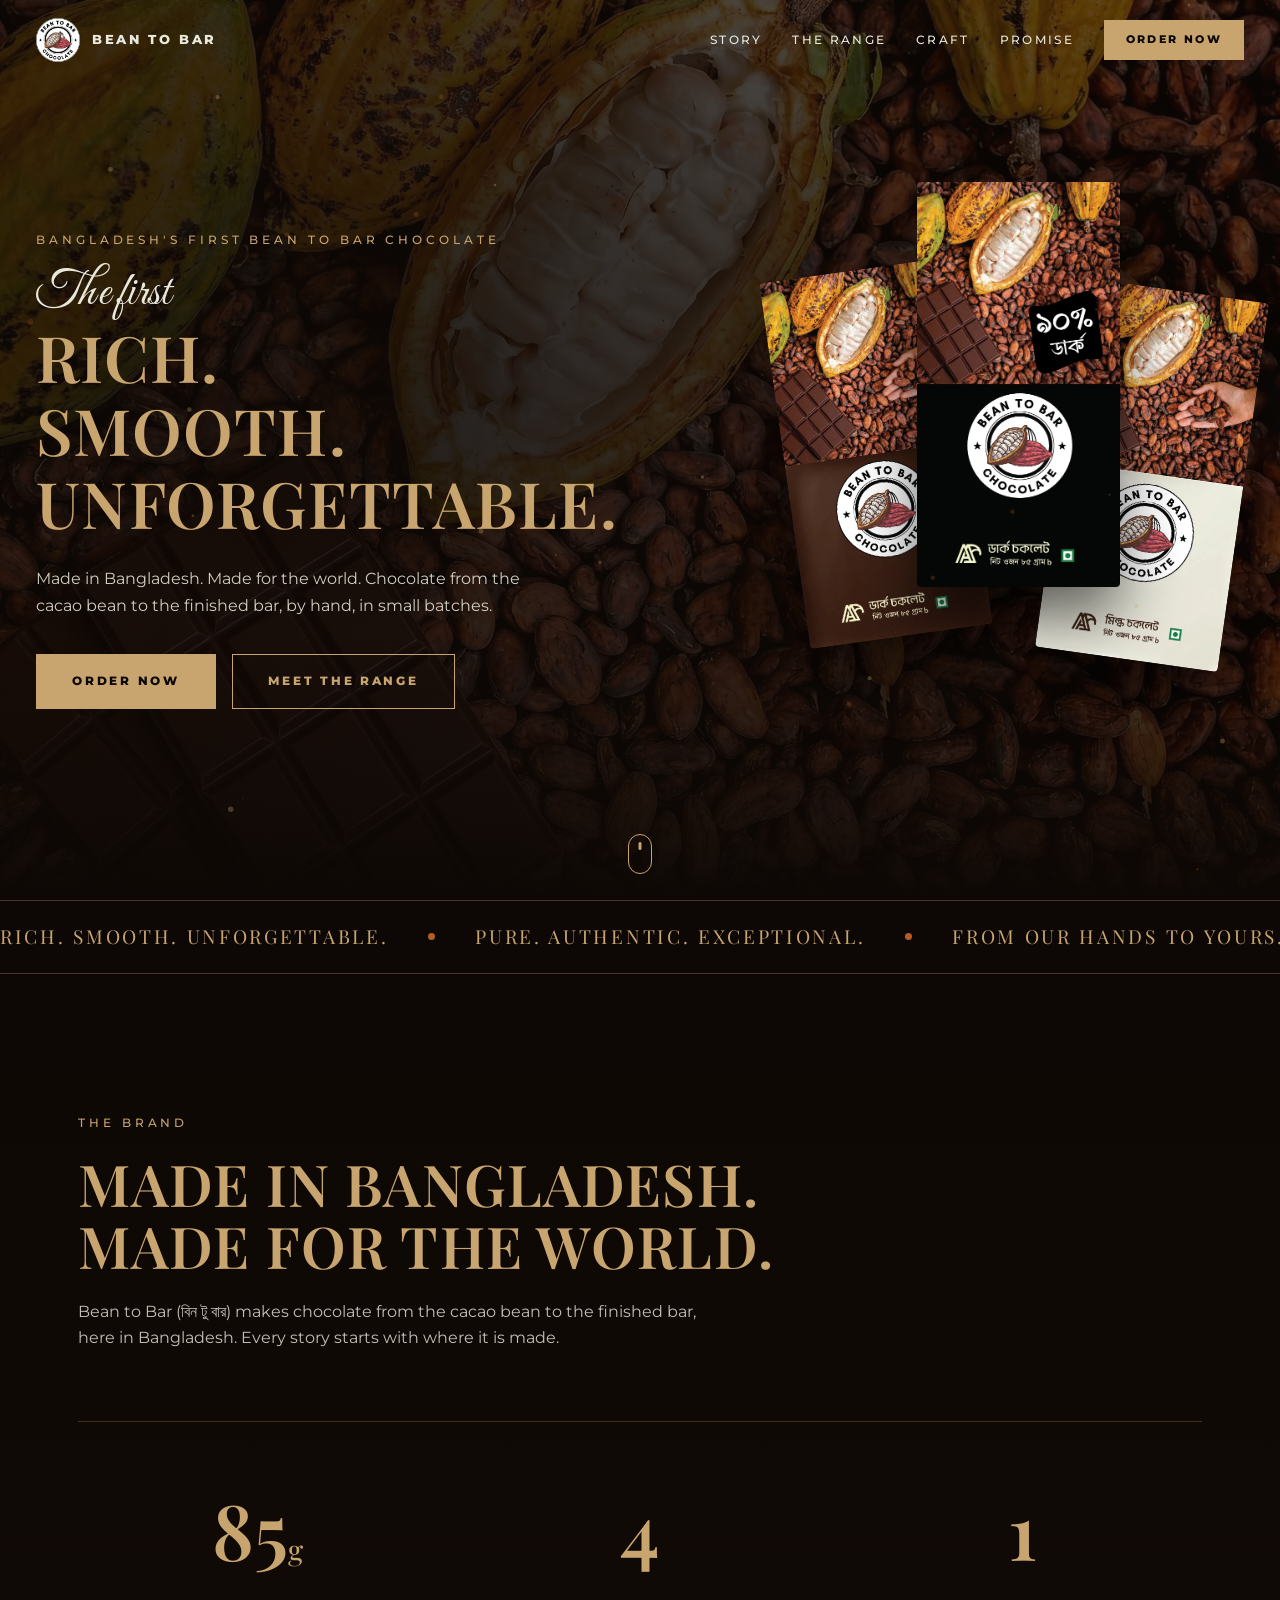
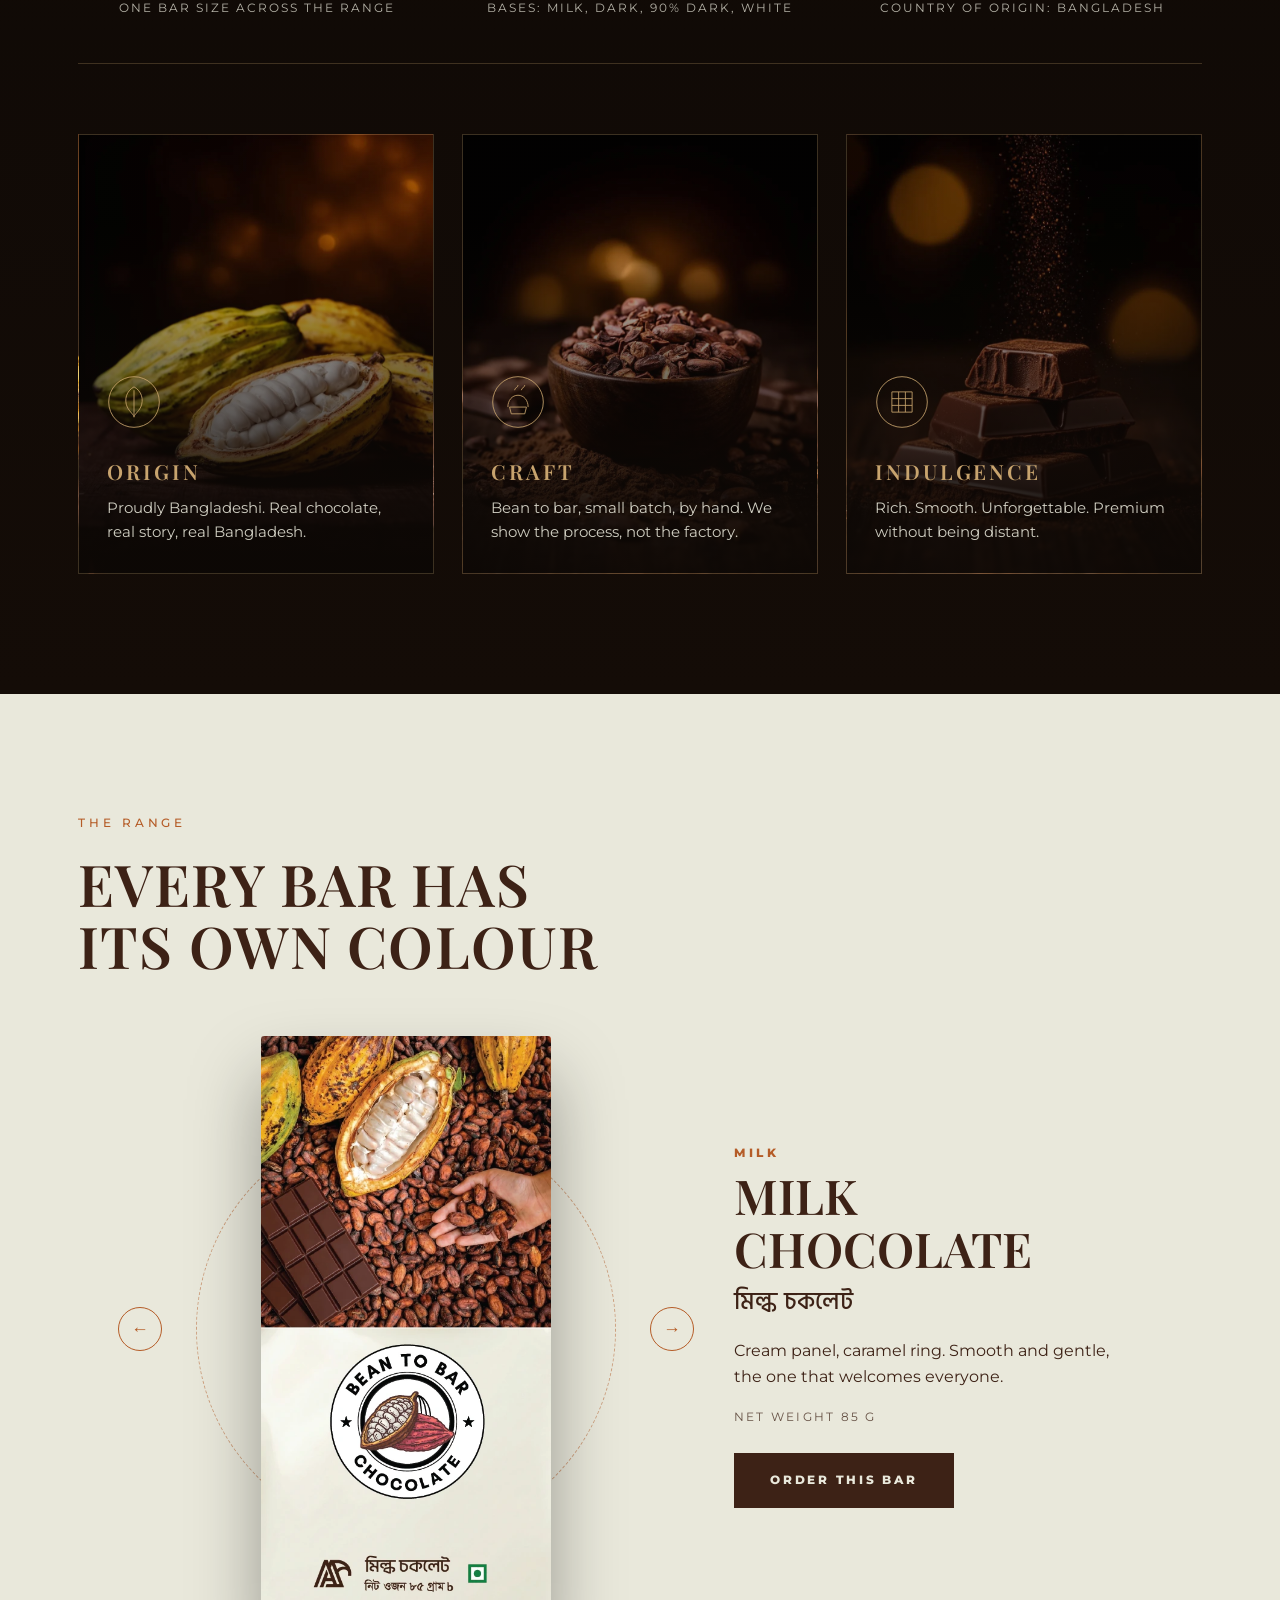
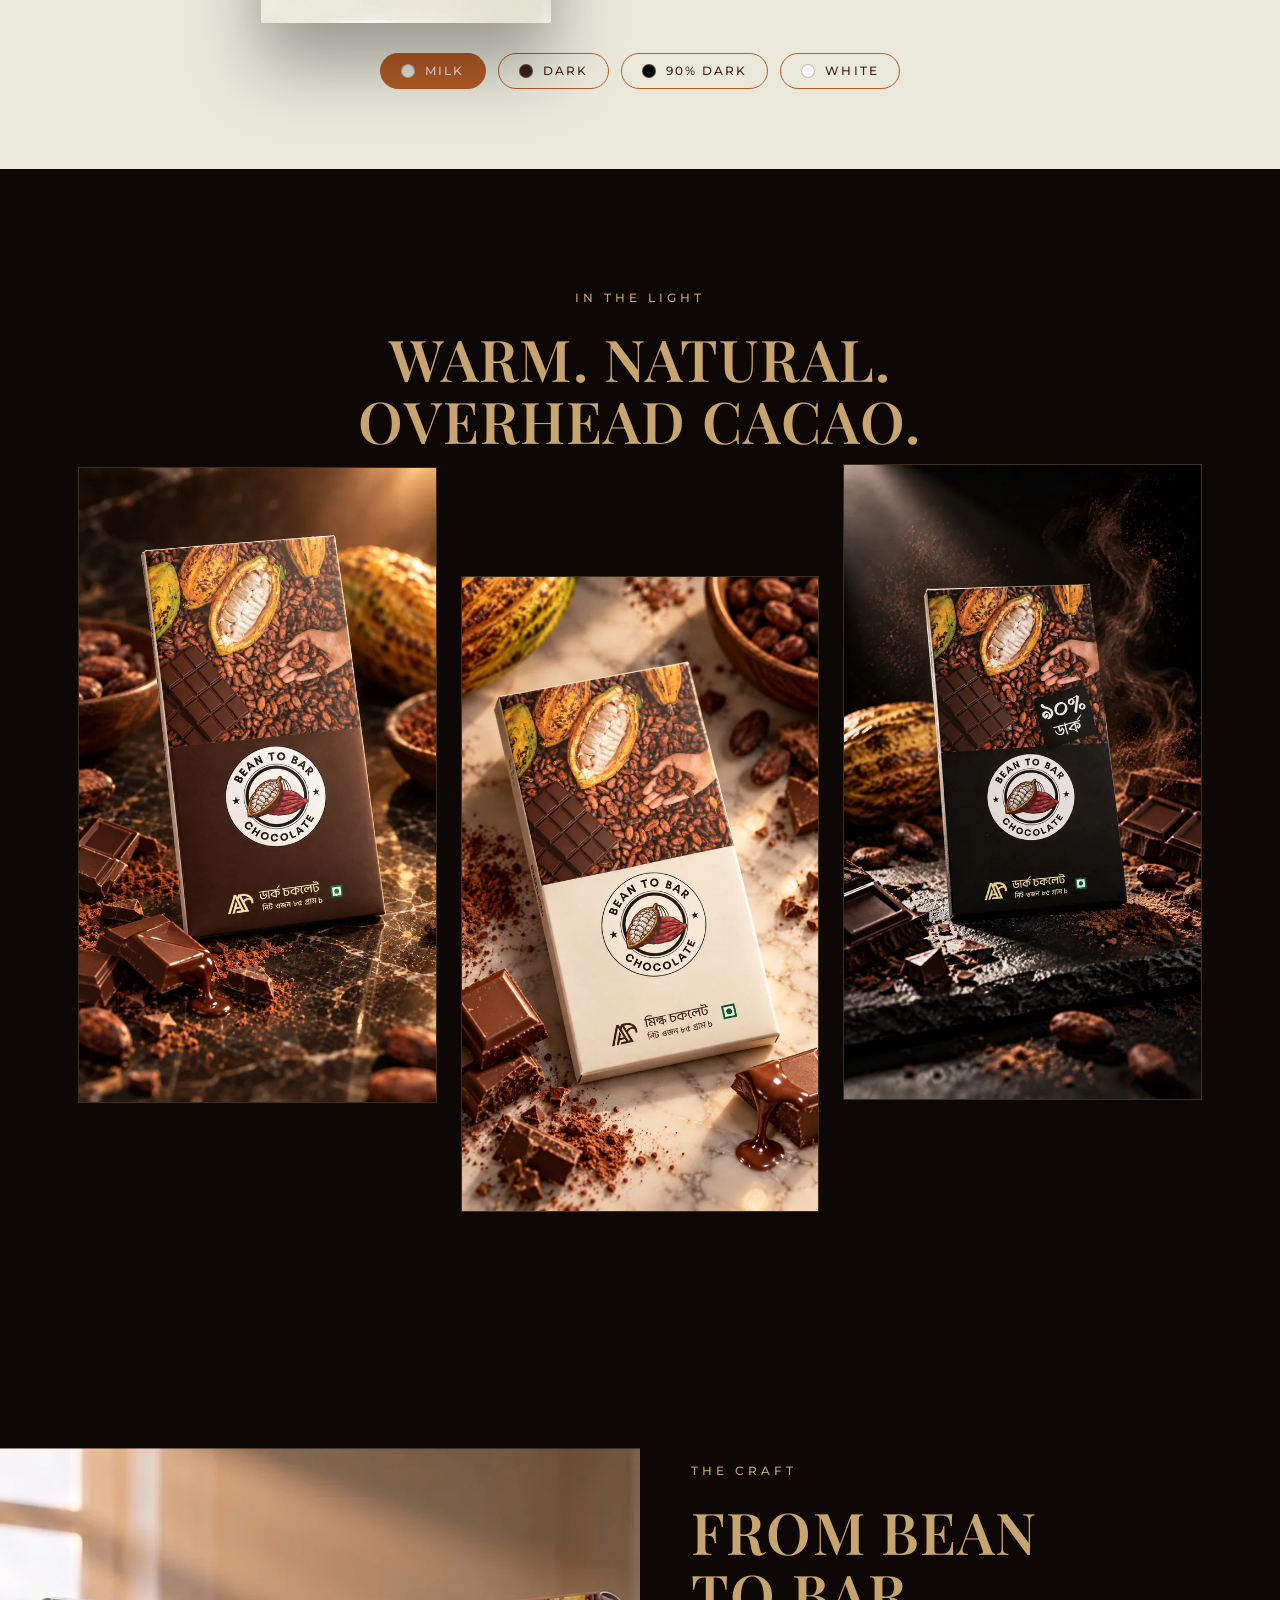
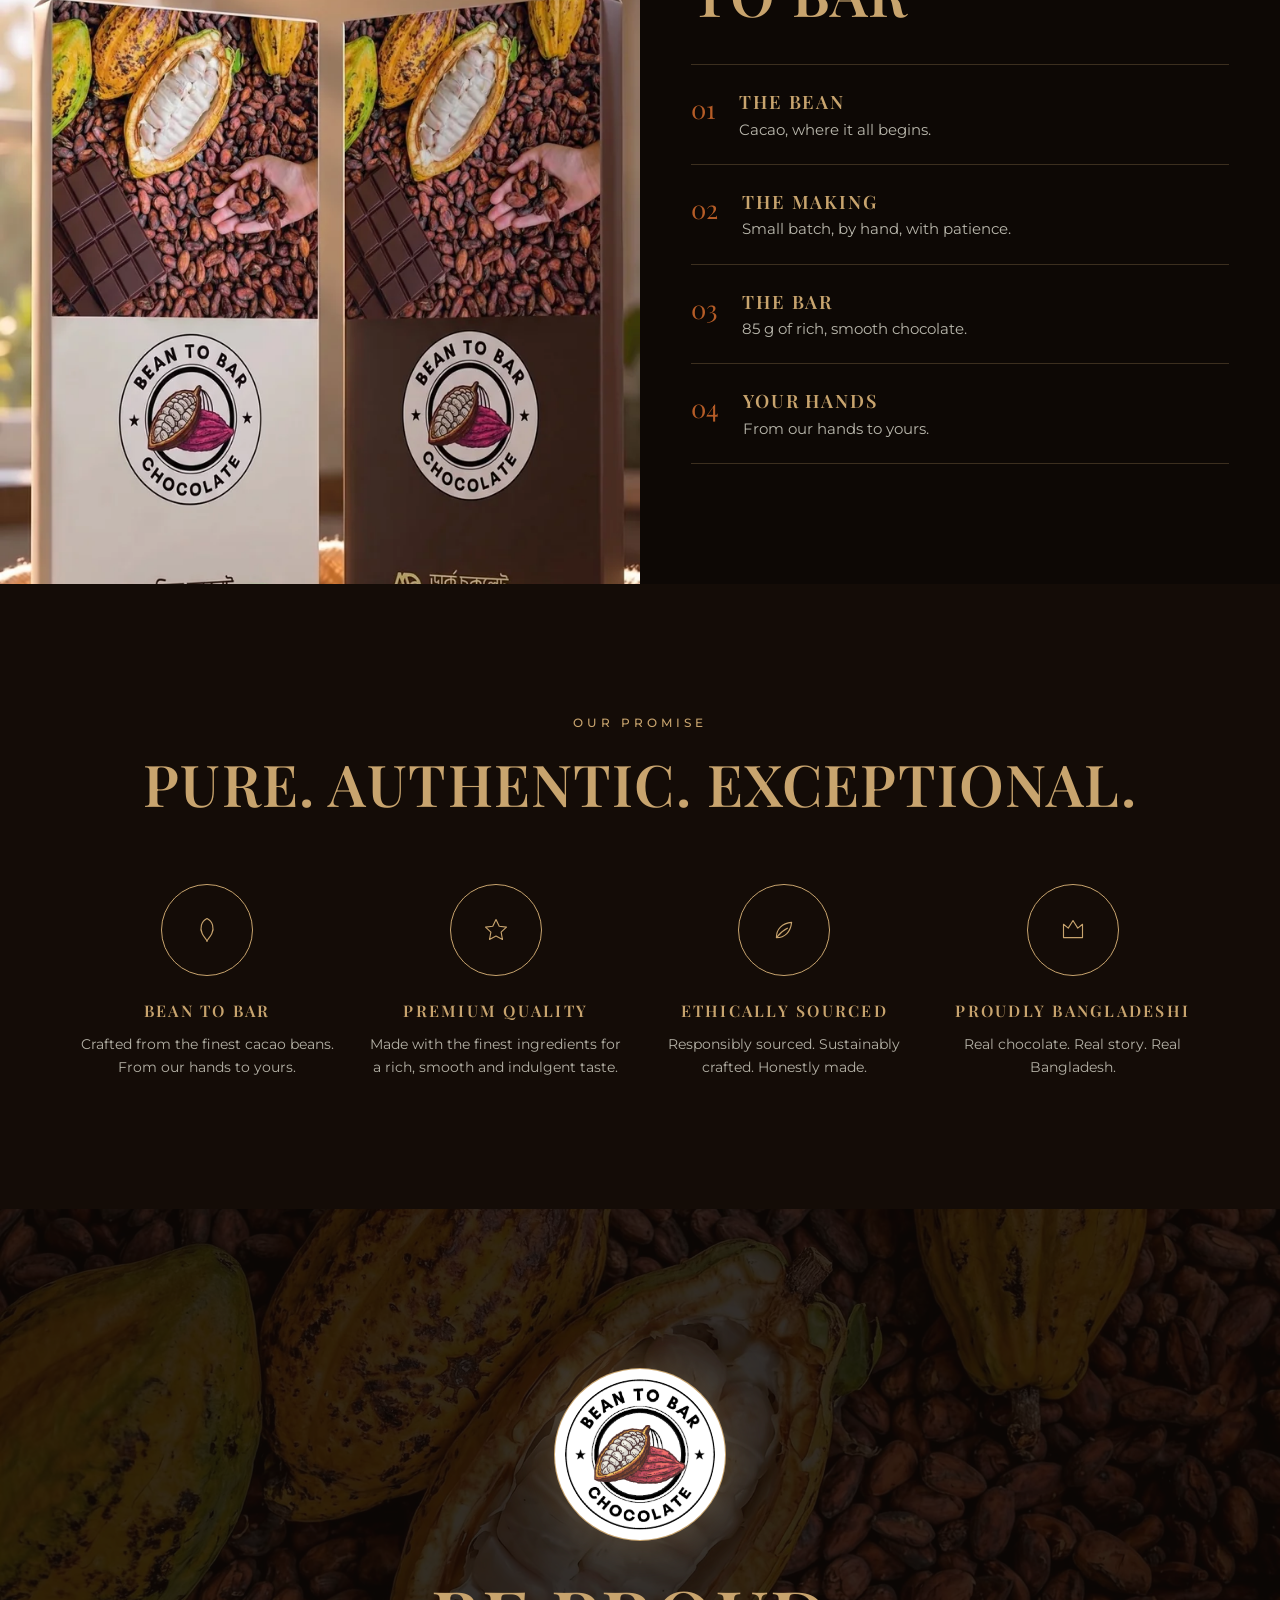
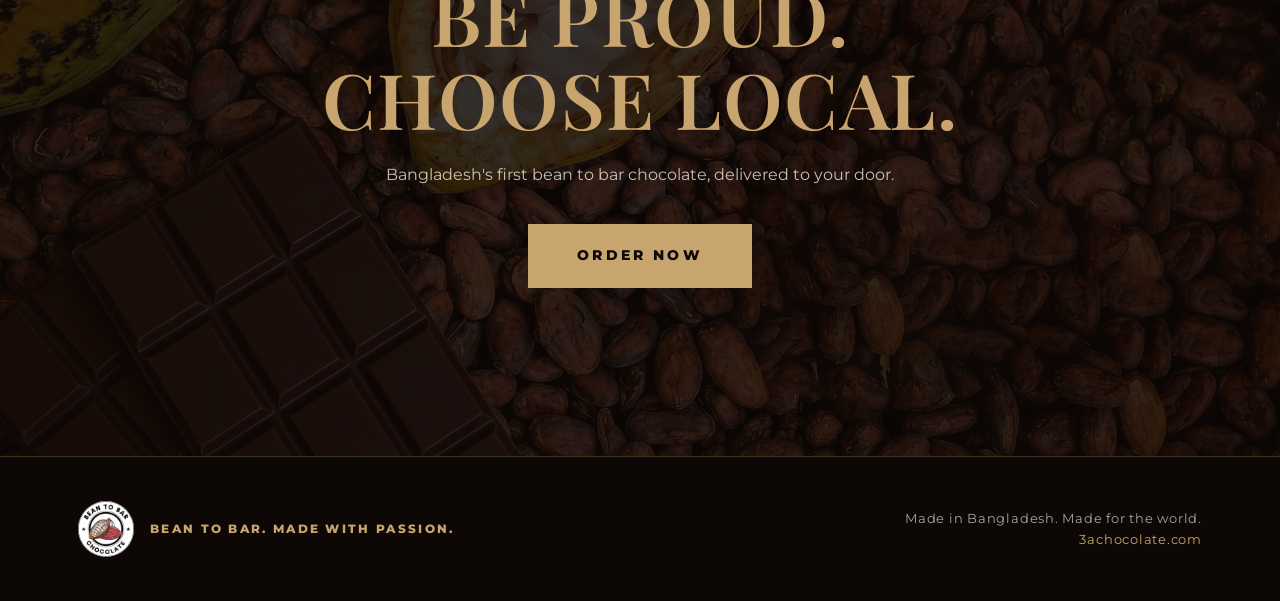
<file: index.html>
<!DOCTYPE html>
<html lang="en">
<head>
<meta charset="utf-8">
<meta name="viewport" content="width=device-width, initial-scale=1">
<title>Bean to Bar Chocolate | Bangladesh's first bean to bar chocolate</title>
<meta name="description" content="Made in Bangladesh. Made for the world. Bean to Bar makes chocolate from the cacao bean to the finished bar. Milk, dark, 90% dark and white.">
<meta property="og:title" content="Bean to Bar Chocolate">
<meta property="og:description" content="Bangladesh's first bean to bar chocolate. Rich. Smooth. Unforgettable.">
<meta property="og:image" content="assets/cacao-overhead.webp">
<meta name="theme-color" content="#0D0805">
<link rel="icon" href="assets/logo.png">
<link rel="preconnect" href="https://fonts.googleapis.com">
<link rel="preconnect" href="https://fonts.gstatic.com" crossorigin>
<link href="https://fonts.googleapis.com/css2?family=Great+Vibes&family=Hind+Siliguri:wght@400;500;600&family=Montserrat:wght@400;500;600;800&family=Playfair+Display:wght@500;600;700&display=swap" rel="stylesheet">
<link rel="stylesheet" href="style.css">
</head>
<body>
<div class="progress" aria-hidden="true"><span id="bar"></span></div>
<canvas id="nibs" aria-hidden="true"></canvas>

<header class="nav" id="nav">
  <a class="brand" href="#top" aria-label="Bean to Bar Chocolate">
    <img src="assets/logo.png" alt="" width="44" height="44">
    <span>BEAN TO BAR</span>
  </a>
  <nav>
    <a href="#story">Story</a>
    <a href="#range">The range</a>
    <a href="#craft">Craft</a>
    <a href="#promise">Promise</a>
    <a class="btn btn-sm" href="https://3achocolate.com/order">Order now</a>
  </nav>
</header>

<main id="top">
<!-- HERO -->
<section class="hero">
  <div class="hero-bg" data-parallax="0.25" style="background-image:url(assets/cacao-overhead.webp)"></div>
  <div class="hero-shade"></div>
  <div class="hero-inner">
    <div class="hero-copy">
      <p class="eyebrow reveal">BANGLADESH'S FIRST BEAN TO BAR CHOCOLATE</p>
      <p class="script reveal" style="--d:.1s">The first</p>
      <h1 class="split" aria-label="Rich. Smooth. Unforgettable.">
        <span class="line"><span>Rich.</span></span>
        <span class="line"><span>Smooth.</span></span>
        <span class="line"><span>Unforgettable.</span></span>
      </h1>
      <p class="lede reveal" style="--d:.9s">Made in Bangladesh. Made for the world. Chocolate from the cacao bean to the finished bar, by hand, in small batches.</p>
      <div class="cta reveal" style="--d:1.1s">
        <a class="btn" href="https://3achocolate.com/order">Order now</a>
        <a class="btn btn-ghost" href="#range">Meet the range</a>
      </div>
    </div>
    <div class="hero-packs" aria-hidden="true">
      <img class="hp hp1" src="assets/pack-dark.webp" alt="" data-parallax="-0.12">
      <img class="hp hp2" src="assets/pack-dark90.webp" alt="" data-parallax="-0.2">
      <img class="hp hp3" src="assets/pack-milk.webp" alt="" data-parallax="-0.05">
    </div>
  </div>
  <a class="scroll-cue" href="#story" aria-label="Scroll"><span></span></a>
</section>

<!-- MARQUEE -->
<div class="marquee" aria-hidden="true">
  <div class="track">
    <span>Rich. Smooth. Unforgettable.</span><i></i><span>Pure. Authentic. Exceptional.</span><i></i><span>From our hands to yours.</span><i></i><span>Be proud. Choose local.</span><i></i>
    <span>Rich. Smooth. Unforgettable.</span><i></i><span>Pure. Authentic. Exceptional.</span><i></i><span>From our hands to yours.</span><i></i><span>Be proud. Choose local.</span><i></i>
  </div>
</div>

<!-- STORY -->
<section class="story" id="story">
  <div class="wrap">
    <p class="eyebrow reveal">THE BRAND</p>
    <h2 class="reveal">Made in Bangladesh.<br>Made for the world.</h2>
    <p class="body reveal">Bean to Bar (বিন টু বার) makes chocolate from the cacao bean to the finished bar, here in Bangladesh. Every story starts with where it is made.</p>

    <div class="stats">
      <div class="stat reveal"><b data-count="85">0</b><small>g</small><span>One bar size across the range</span></div>
      <div class="stat reveal" style="--d:.1s"><b data-count="4">0</b><span>Bases: milk, dark, 90% dark, white</span></div>
      <div class="stat reveal" style="--d:.2s"><b data-count="1">0</b><span>Country of origin: Bangladesh</span></div>
    </div>

    <div class="pillars">
      <article class="pillar reveal" style="background-image:url(assets/pillar-origin.webp)">
        <div class="pin"><svg viewBox="0 0 64 64" aria-hidden="true"><circle cx="32" cy="32" r="30"/><path d="M32 14c-9 5-12 15-8 24 3 6 8 9 8 12 0-3 5-6 8-12 4-9 1-19-8-24z"/><path d="M32 18v30"/></svg>
        <h3>Origin</h3>
        <p>Proudly Bangladeshi. Real chocolate, real story, real Bangladesh.</p></div>
      </article>
      <article class="pillar reveal" style="--d:.12s;background-image:url(assets/pillar-craft.webp)">
        <div class="pin"><svg viewBox="0 0 64 64" aria-hidden="true"><circle cx="32" cy="32" r="30"/><path d="M20 38c0-8 5-14 12-14s12 6 12 14"/><path d="M22 38h20l-2 8H24z"/><path d="M28 18c0-3 4-3 4-6M36 18c0-3 4-3 4-6"/></svg>
        <h3>Craft</h3>
        <p>Bean to bar, small batch, by hand. We show the process, not the factory.</p></div>
      </article>
      <article class="pillar reveal" style="--d:.24s;background-image:url(assets/pillar-indulgence.webp)">
        <div class="pin"><svg viewBox="0 0 64 64" aria-hidden="true"><circle cx="32" cy="32" r="30"/><path d="M20 20h24v24H20z"/><path d="M20 28h24M20 36h24M28 20v24M36 20v24"/></svg>
        <h3>Indulgence</h3>
        <p>Rich. Smooth. Unforgettable. Premium without being distant.</p></div>
      </article>
    </div>
  </div>
</section>

<!-- RANGE -->
<section class="range" id="range" data-theme="milk">
  <div class="wrap">
    <p class="eyebrow reveal">THE RANGE</p>
    <h2 class="reveal">Every bar has<br>its own colour</h2>
  </div>
  <div class="stage">
    <button class="arrow prev" aria-label="Previous bar">&#8592;</button>
    <div class="pack-stage" id="packStage">
      <div class="halo"></div>
      <img id="packImg" src="assets/pack-milk.webp" alt="Milk chocolate bar, 85 g">
    </div>
    <button class="arrow next" aria-label="Next bar">&#8594;</button>
    <div class="info" id="info">
      <p class="tag" id="vTag">MILK</p>
      <h3 id="vName">Milk Chocolate</h3>
      <p class="bn" id="vBn">মিল্ক চকলেট</p>
      <p id="vDesc">Cream panel, caramel ring. Smooth and gentle, the one that welcomes everyone.</p>
      <p class="net">Net weight 85 g</p>
      <a class="btn" href="https://3achocolate.com/order">Order this bar</a>
    </div>
  </div>
  <div class="chips" id="chips" role="tablist" aria-label="Choose a bar">
    <button role="tab" data-i="0" class="on"><i style="--c:#E9E8DB"></i>Milk</button>
    <button role="tab" data-i="1"><i style="--c:#3D2216"></i>Dark</button>
    <button role="tab" data-i="2"><i style="--c:#040707"></i>90% Dark</button>
    <button role="tab" data-i="3"><i style="--c:#fff"></i>White</button>
  </div>
</section>

<!-- MOMENTS -->
<section class="moments">
  <div class="wrap center">
    <p class="eyebrow reveal">IN THE LIGHT</p>
    <h2 class="reveal">Warm. Natural.<br>Overhead cacao.</h2>
  </div>
  <div class="mgrid">
    <figure data-parallax="0.06"><img src="assets/beauty-dark.webp" alt="Dark chocolate pack on a dark marble surface with cacao pods and chocolate pieces" loading="lazy"></figure>
    <figure data-parallax="-0.06"><img src="assets/beauty-milk.webp" alt="Milk chocolate pack on marble with cocoa powder and melting chocolate" loading="lazy"></figure>
    <figure data-parallax="0.06"><img src="assets/beauty-90.webp" alt="90 percent dark chocolate pack with drifting cocoa dust" loading="lazy"></figure>
  </div>
</section>

<!-- CRAFT -->
<section class="craft" id="craft">
  <div class="craft-img" data-parallax="0.12"><img src="assets/duo-wood.webp" alt="Milk and dark Bean to Bar packs in warm window light on wood" loading="lazy"></div>
  <div class="craft-copy">
    <p class="eyebrow reveal">THE CRAFT</p>
    <h2 class="reveal">From bean<br>to bar</h2>
    <ol class="steps">
      <li class="reveal"><span>01</span><div><b>The bean</b><p>Cacao, where it all begins.</p></div></li>
      <li class="reveal" style="--d:.1s"><span>02</span><div><b>The making</b><p>Small batch, by hand, with patience.</p></div></li>
      <li class="reveal" style="--d:.2s"><span>03</span><div><b>The bar</b><p>85 g of rich, smooth chocolate.</p></div></li>
      <li class="reveal" style="--d:.3s"><span>04</span><div><b>Your hands</b><p>From our hands to yours.</p></div></li>
    </ol>
  </div>
</section>

<!-- PROMISE -->
<section class="promise" id="promise">
  <div class="wrap">
    <p class="eyebrow reveal">OUR PROMISE</p>
    <h2 class="reveal">Pure. Authentic. Exceptional.</h2>
    <div class="claims">
      <div class="claim reveal"><div class="ring"><svg viewBox="0 0 40 40"><path d="M20 8c-6 3-8 10-5 16 2 4 5 6 5 8 0-2 3-4 5-8 3-6 1-13-5-16z"/></svg></div><h4>BEAN TO BAR</h4><p>Crafted from the finest cacao beans. From our hands to yours.</p></div>
      <div class="claim reveal" style="--d:.1s"><div class="ring"><svg viewBox="0 0 40 40"><path d="M20 9l3.4 7 7.6 1-5.6 5.3 1.4 7.7L20 26.300 13.200 30l1.400-7.700L9 17l7.600-1z"/></svg></div><h4>PREMIUM QUALITY</h4><p>Made with the finest ingredients for a rich, smooth and indulgent taste.</p></div>
      <div class="claim reveal" style="--d:.2s"><div class="ring"><svg viewBox="0 0 40 40"><path d="M12 28c0-9 6-15 16-16-1 10-7 16-16 16z"/><path d="M12 28c4-5 8-8 12-10"/></svg></div><h4>ETHICALLY SOURCED</h4><p>Responsibly sourced. Sustainably crafted. Honestly made.</p></div>
      <div class="claim reveal" style="--d:.3s"><div class="ring"><svg viewBox="0 0 40 40"><path d="M10 28V14l5 4 5-8 5 8 5-4v14z"/></svg></div><h4>PROUDLY BANGLADESHI</h4><p>Real chocolate. Real story. Real Bangladesh.</p></div>
    </div>
  </div>
</section>

<!-- FINAL CTA -->
<section class="final">
  <div class="final-bg" data-parallax="0.15" style="background-image:url(assets/cacao-cover.webp)"></div>
  <div class="final-shade"></div>
  <div class="wrap center final-in">
    <div class="disc big reveal"><img src="assets/logo.png" alt="Bean to Bar Chocolate badge"></div>
    <h2 class="reveal">Be proud.<br>Choose local.</h2>
    <p class="body reveal">Bangladesh's first bean to bar chocolate, delivered to your door.</p>
    <a class="btn btn-lg reveal" href="https://3achocolate.com/order">Order now</a>
  </div>
</section>
</main>

<footer>
  <div class="wrap foot">
    <div><img src="assets/logo.png" alt="" width="56" height="56"><p>BEAN TO BAR. MADE WITH PASSION.</p></div>
    <p class="small">Made in Bangladesh. Made for the world.<br><a href="https://3achocolate.com">3achocolate.com</a></p>
  </div>
</footer>

<script src="script.js"></script>
</body>
</html>
</file>
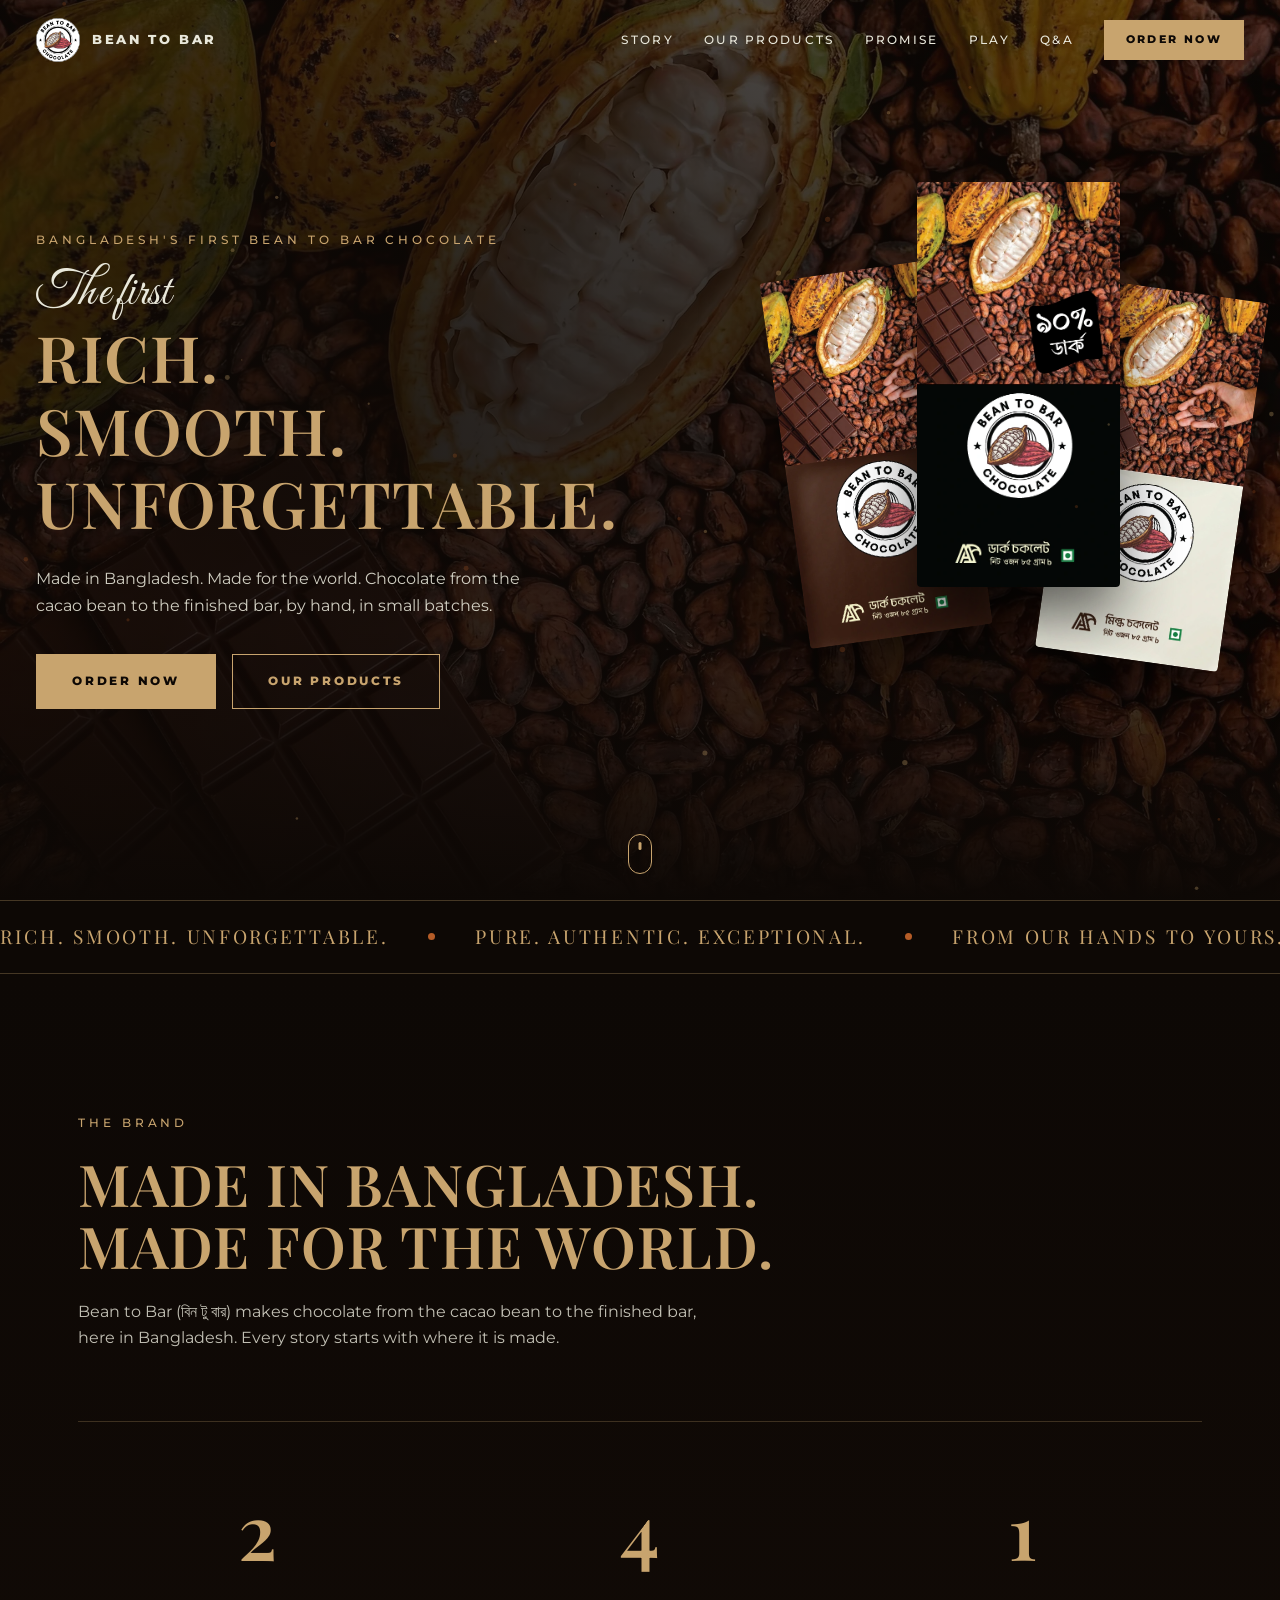
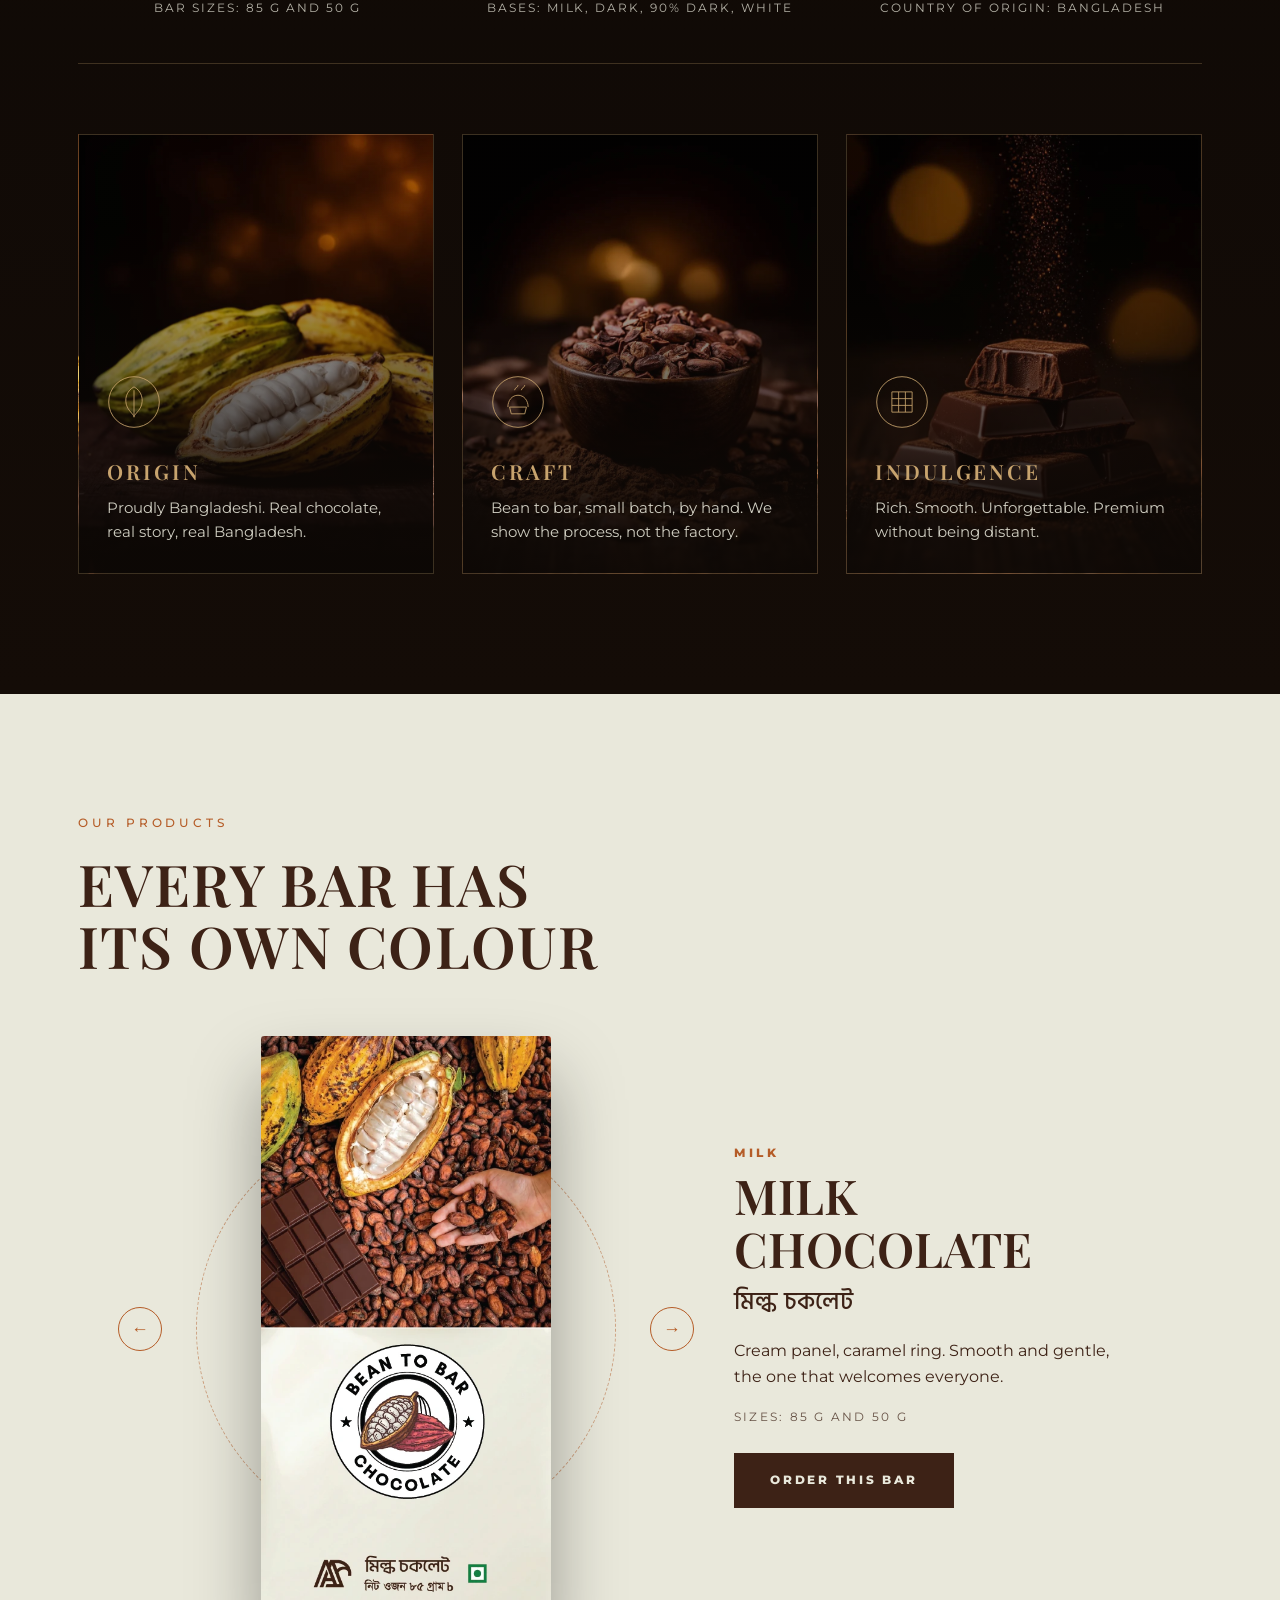
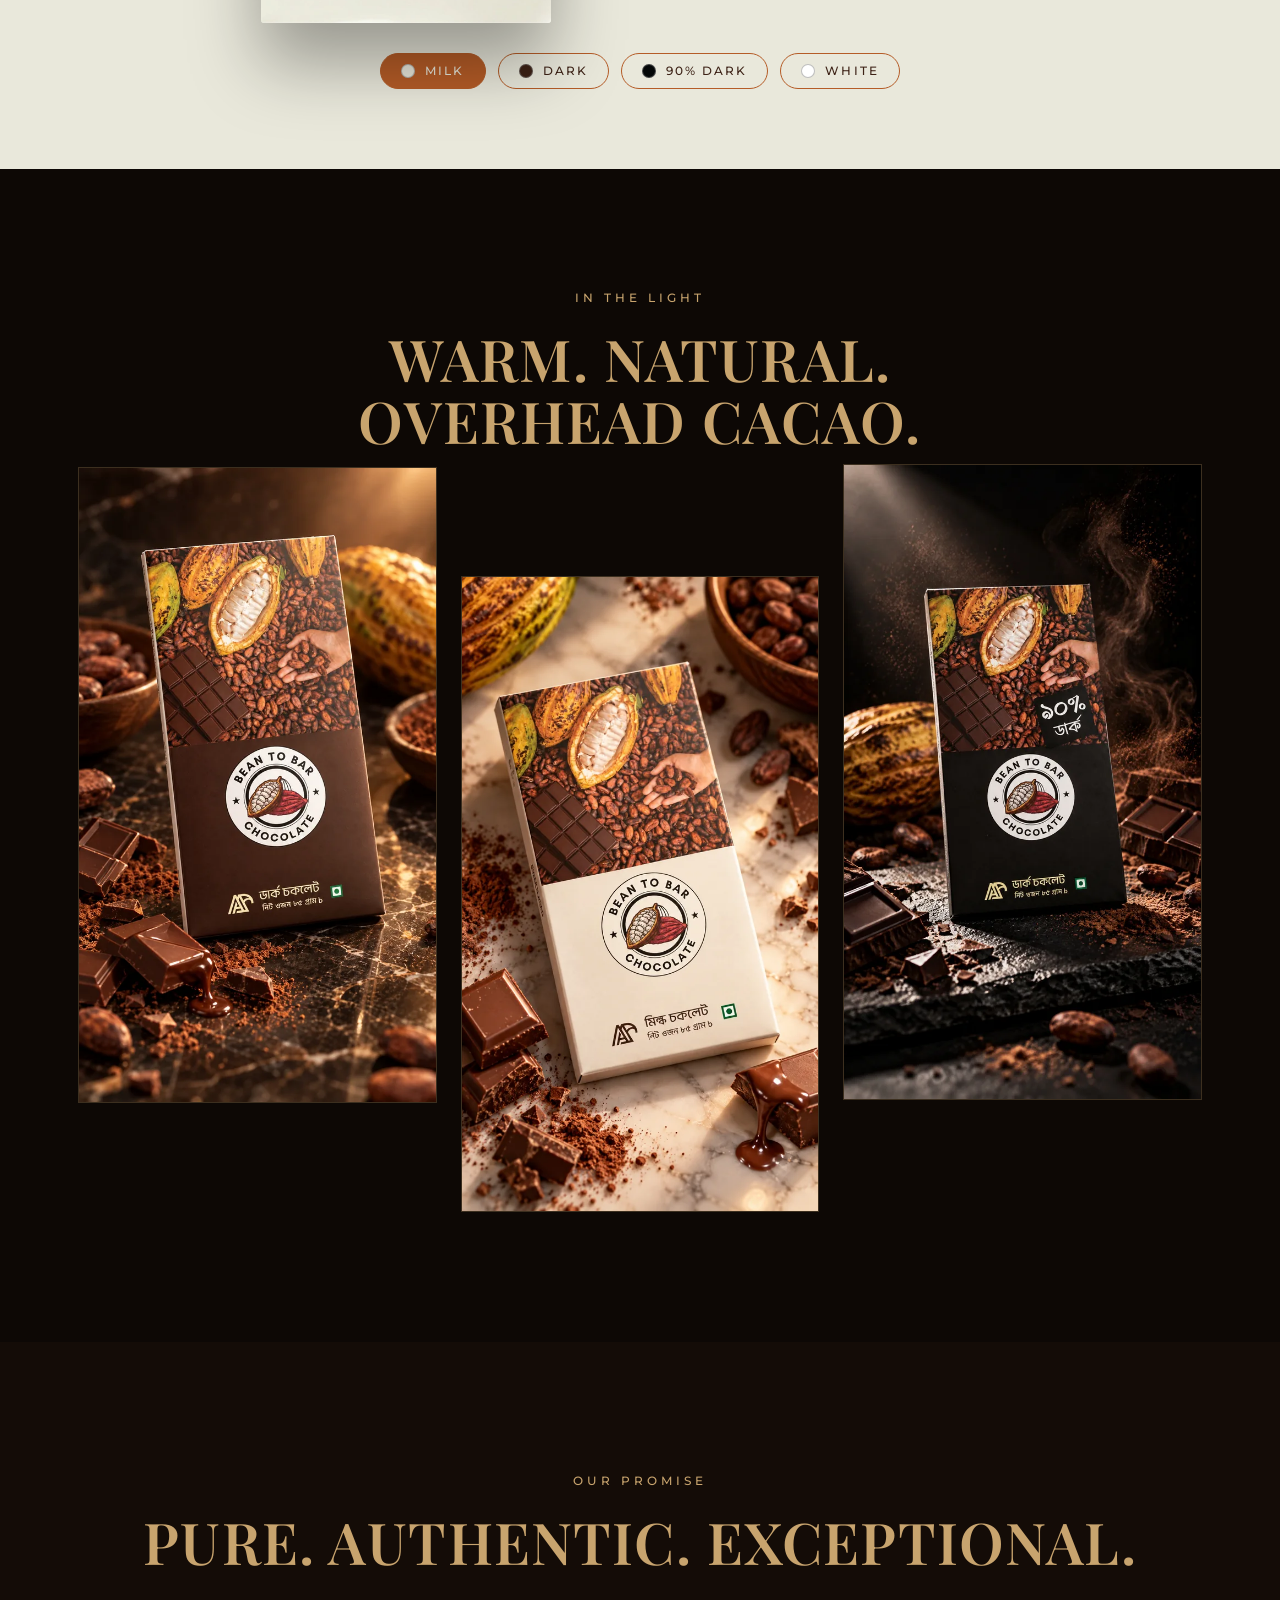
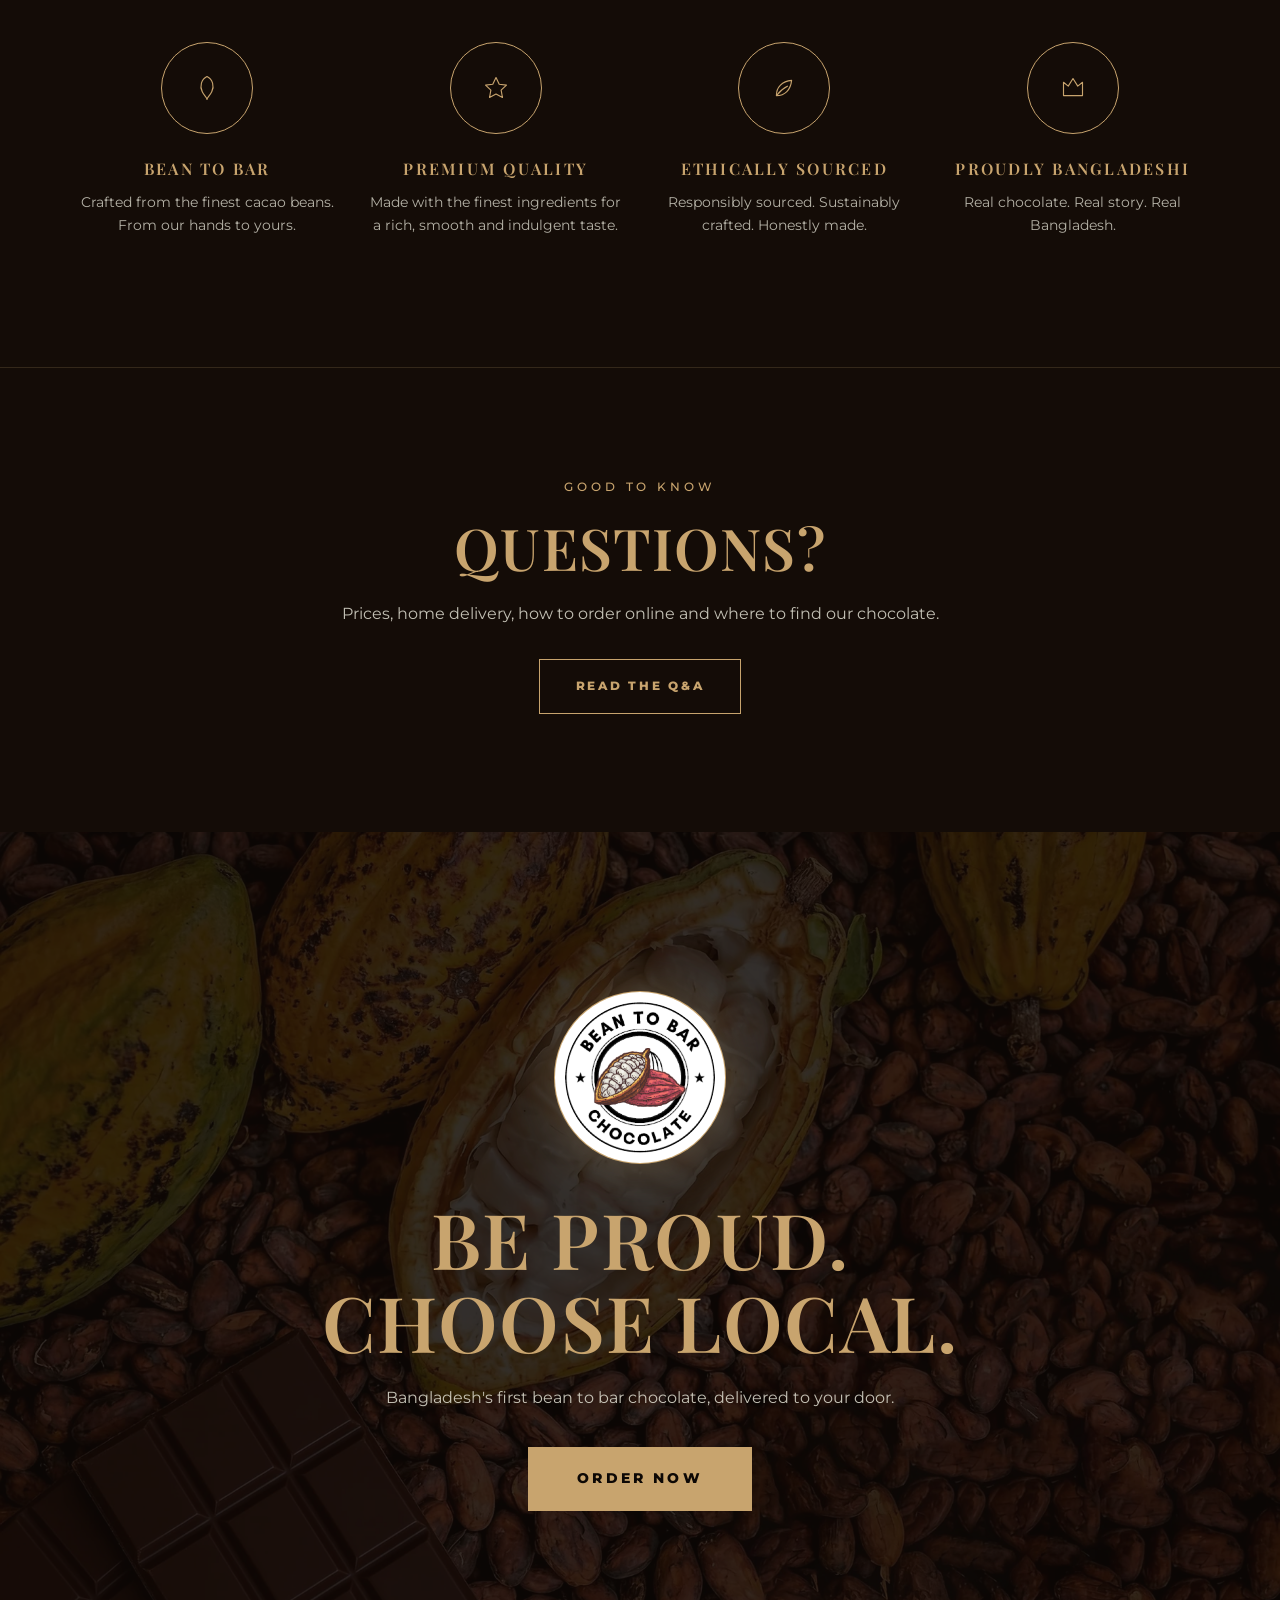
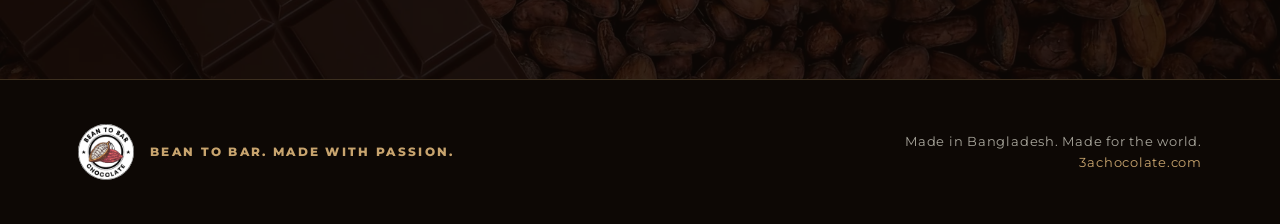
<file: docs/index.html>
<!DOCTYPE html>
<html lang="en">
<head>
<meta charset="utf-8">
<meta name="viewport" content="width=device-width, initial-scale=1">
<title>Bean to Bar Chocolate | Bangladesh's first bean to bar chocolate</title>
<meta name="description" content="Made in Bangladesh. Made for the world. Bean to Bar makes chocolate from the cacao bean to the finished bar. Milk, dark, 90% dark and white.">
<meta property="og:title" content="Bean to Bar Chocolate">
<meta property="og:description" content="Bangladesh's first bean to bar chocolate. Rich. Smooth. Unforgettable.">
<meta property="og:image" content="assets/cacao-overhead.webp">
<meta name="theme-color" content="#0D0805">
<link rel="icon" href="assets/logo.png">
<link rel="preconnect" href="https://fonts.googleapis.com">
<link rel="preconnect" href="https://fonts.gstatic.com" crossorigin>
<link href="https://fonts.googleapis.com/css2?family=Great+Vibes&family=Hind+Siliguri:wght@400;500;600&family=Montserrat:wght@400;500;600;800&family=Playfair+Display:wght@500;600;700&display=swap" rel="stylesheet">
<link rel="stylesheet" href="style.css">
</head>
<body>
<div class="progress" aria-hidden="true"><span id="bar"></span></div>
<canvas id="nibs" aria-hidden="true"></canvas>

<header class="nav" id="nav">
  <a class="brand" href="#top" aria-label="Bean to Bar Chocolate">
    <img src="assets/logo.png" alt="" width="44" height="44">
    <span>BEAN TO BAR</span>
  </a>
  <nav>
    <a href="#story">Story</a>
    <a href="#range">Our Products</a>
    <a href="#promise">Promise</a>
    <a href="https://tanvirhafiz.github.io/B2B-Dadus-notebook-game/" data-game target="_blank" rel="noopener">Play</a>
    <a href="faq.html">Q&amp;A</a>
    <a class="btn btn-sm" href="https://3achocolate.com/order">Order now</a>
  </nav>
</header>

<main id="top">
<!-- HERO -->
<section class="hero">
  <div class="hero-bg" data-parallax="0.25" style="background-image:url(assets/cacao-overhead.webp)"></div>
  <div class="hero-shade"></div>
  <div class="hero-inner">
    <div class="hero-copy">
      <p class="eyebrow reveal">BANGLADESH'S FIRST BEAN TO BAR CHOCOLATE</p>
      <p class="script reveal" style="--d:.1s">The first</p>
      <h1 class="split" aria-label="Rich. Smooth. Unforgettable.">
        <span class="line"><span>Rich.</span></span>
        <span class="line"><span>Smooth.</span></span>
        <span class="line"><span>Unforgettable.</span></span>
      </h1>
      <p class="lede reveal" style="--d:.9s">Made in Bangladesh. Made for the world. Chocolate from the cacao bean to the finished bar, by hand, in small batches.</p>
      <div class="cta reveal" style="--d:1.1s">
        <a class="btn" href="https://3achocolate.com/order">Order now</a>
        <a class="btn btn-ghost" href="#range">Our Products</a>
      </div>
    </div>
    <div class="hero-packs" aria-hidden="true">
      <img class="hp hp1" src="assets/pack-dark.webp" alt="" data-parallax="-0.12">
      <img class="hp hp2" src="assets/pack-dark90.webp" alt="" data-parallax="-0.2">
      <img class="hp hp3" src="assets/pack-milk.webp" alt="" data-parallax="-0.05">
    </div>
  </div>
  <a class="scroll-cue" href="#story" aria-label="Scroll"><span></span></a>
</section>

<!-- MARQUEE -->
<div class="marquee" aria-hidden="true">
  <div class="track">
    <span>Rich. Smooth. Unforgettable.</span><i></i><span>Pure. Authentic. Exceptional.</span><i></i><span>From our hands to yours.</span><i></i><span>Be proud. Choose local.</span><i></i>
    <span>Rich. Smooth. Unforgettable.</span><i></i><span>Pure. Authentic. Exceptional.</span><i></i><span>From our hands to yours.</span><i></i><span>Be proud. Choose local.</span><i></i>
  </div>
</div>

<!-- STORY -->
<section class="story" id="story">
  <div class="wrap">
    <p class="eyebrow reveal">THE BRAND</p>
    <h2 class="reveal">Made in Bangladesh.<br>Made for the world.</h2>
    <p class="body reveal">Bean to Bar (বিন টু বার) makes chocolate from the cacao bean to the finished bar, here in Bangladesh. Every story starts with where it is made.</p>

    <div class="stats">
      <div class="stat reveal"><b data-count="2">0</b><span>Bar sizes: 85 g and 50 g</span></div>
      <div class="stat reveal" style="--d:.1s"><b data-count="4">0</b><span>Bases: milk, dark, 90% dark, white</span></div>
      <div class="stat reveal" style="--d:.2s"><b data-count="1">0</b><span>Country of origin: Bangladesh</span></div>
    </div>

    <div class="pillars">
      <article class="pillar reveal" style="background-image:url(assets/pillar-origin.webp)">
        <div class="pin"><svg viewBox="0 0 64 64" aria-hidden="true"><circle cx="32" cy="32" r="30"/><path d="M32 14c-9 5-12 15-8 24 3 6 8 9 8 12 0-3 5-6 8-12 4-9 1-19-8-24z"/><path d="M32 18v30"/></svg>
        <h3>Origin</h3>
        <p>Proudly Bangladeshi. Real chocolate, real story, real Bangladesh.</p></div>
      </article>
      <article class="pillar reveal" style="--d:.12s;background-image:url(assets/pillar-craft.webp)">
        <div class="pin"><svg viewBox="0 0 64 64" aria-hidden="true"><circle cx="32" cy="32" r="30"/><path d="M20 38c0-8 5-14 12-14s12 6 12 14"/><path d="M22 38h20l-2 8H24z"/><path d="M28 18c0-3 4-3 4-6M36 18c0-3 4-3 4-6"/></svg>
        <h3>Craft</h3>
        <p>Bean to bar, small batch, by hand. We show the process, not the factory.</p></div>
      </article>
      <article class="pillar reveal" style="--d:.24s;background-image:url(assets/pillar-indulgence.webp)">
        <div class="pin"><svg viewBox="0 0 64 64" aria-hidden="true"><circle cx="32" cy="32" r="30"/><path d="M20 20h24v24H20z"/><path d="M20 28h24M20 36h24M28 20v24M36 20v24"/></svg>
        <h3>Indulgence</h3>
        <p>Rich. Smooth. Unforgettable. Premium without being distant.</p></div>
      </article>
    </div>
  </div>
</section>

<!-- RANGE -->
<section class="range" id="range" data-theme="milk">
  <div class="wrap">
    <p class="eyebrow reveal">OUR PRODUCTS</p>
    <h2 class="reveal">Every bar has<br>its own colour</h2>
  </div>
  <div class="stage">
    <button class="arrow prev" aria-label="Previous bar">&#8592;</button>
    <div class="pack-stage" id="packStage">
      <div class="halo"></div>
      <img id="packImg" src="assets/pack-milk.webp" alt="Milk chocolate bar">
    </div>
    <button class="arrow next" aria-label="Next bar">&#8594;</button>
    <div class="info" id="info">
      <p class="tag" id="vTag">MILK</p>
      <h3 id="vName">Milk Chocolate</h3>
      <p class="bn" id="vBn">মিল্ক চকলেট</p>
      <p id="vDesc">Cream panel, caramel ring. Smooth and gentle, the one that welcomes everyone.</p>
      <p class="net">Sizes: 85 g and 50 g</p>
      <a class="btn" href="https://3achocolate.com/order">Order this bar</a>
    </div>
  </div>
  <div class="chips" id="chips" role="tablist" aria-label="Choose a bar">
    <button role="tab" data-i="0" class="on"><i style="--c:#E9E8DB"></i>Milk</button>
    <button role="tab" data-i="1"><i style="--c:#3D2216"></i>Dark</button>
    <button role="tab" data-i="2"><i style="--c:#040707"></i>90% Dark</button>
    <button role="tab" data-i="3"><i style="--c:#fff"></i>White</button>
  </div>
</section>

<!-- MOMENTS -->
<section class="moments">
  <div class="wrap center">
    <p class="eyebrow reveal">IN THE LIGHT</p>
    <h2 class="reveal">Warm. Natural.<br>Overhead cacao.</h2>
  </div>
  <div class="mgrid">
    <figure data-parallax="0.06"><img src="assets/beauty-dark.webp" alt="Dark chocolate pack on a dark marble surface with cacao pods and chocolate pieces" loading="lazy"></figure>
    <figure data-parallax="-0.06"><img src="assets/beauty-milk.webp" alt="Milk chocolate pack on marble with cocoa powder and melting chocolate" loading="lazy"></figure>
    <figure data-parallax="0.06"><img src="assets/beauty-90.webp" alt="90 percent dark chocolate pack with drifting cocoa dust" loading="lazy"></figure>
  </div>
</section>

<!-- PROMISE -->
<section class="promise" id="promise">
  <div class="wrap">
    <p class="eyebrow reveal">OUR PROMISE</p>
    <h2 class="reveal">Pure. Authentic. Exceptional.</h2>
    <div class="claims">
      <div class="claim reveal"><div class="ring"><svg viewBox="0 0 40 40"><path d="M20 8c-6 3-8 10-5 16 2 4 5 6 5 8 0-2 3-4 5-8 3-6 1-13-5-16z"/></svg></div><h4>BEAN TO BAR</h4><p>Crafted from the finest cacao beans. From our hands to yours.</p></div>
      <div class="claim reveal" style="--d:.1s"><div class="ring"><svg viewBox="0 0 40 40"><path d="M20 9l3.4 7 7.6 1-5.6 5.3 1.4 7.7L20 26.300 13.200 30l1.400-7.700L9 17l7.600-1z"/></svg></div><h4>PREMIUM QUALITY</h4><p>Made with the finest ingredients for a rich, smooth and indulgent taste.</p></div>
      <div class="claim reveal" style="--d:.2s"><div class="ring"><svg viewBox="0 0 40 40"><path d="M12 28c0-9 6-15 16-16-1 10-7 16-16 16z"/><path d="M12 28c4-5 8-8 12-10"/></svg></div><h4>ETHICALLY SOURCED</h4><p>Responsibly sourced. Sustainably crafted. Honestly made.</p></div>
      <div class="claim reveal" style="--d:.3s"><div class="ring"><svg viewBox="0 0 40 40"><path d="M10 28V14l5 4 5-8 5 8 5-4v14z"/></svg></div><h4>PROUDLY BANGLADESHI</h4><p>Real chocolate. Real story. Real Bangladesh.</p></div>
    </div>
  </div>
</section>

<!-- Q&A TEASER -->
<section class="qa-teaser">
  <div class="wrap center">
    <p class="eyebrow reveal">GOOD TO KNOW</p>
    <h2 class="reveal">Questions?</h2>
    <p class="body reveal">Prices, home delivery, how to order online and where to find our chocolate.</p>
    <a class="btn btn-ghost reveal" href="faq.html">Read the Q&amp;A</a>
  </div>
</section>

<!-- FINAL CTA -->
<section class="final">
  <div class="final-bg" data-parallax="0.15" style="background-image:url(assets/cacao-cover.webp)"></div>
  <div class="final-shade"></div>
  <div class="wrap center final-in">
    <div class="disc big reveal"><img src="assets/logo.png" alt="Bean to Bar Chocolate badge"></div>
    <h2 class="reveal">Be proud.<br>Choose local.</h2>
    <p class="body reveal">Bangladesh's first bean to bar chocolate, delivered to your door.</p>
    <a class="btn btn-lg reveal" href="https://3achocolate.com/order">Order now</a>
  </div>
</section>
</main>

<footer>
  <div class="wrap foot">
    <div><img src="assets/logo.png" alt="" width="56" height="56"><p>BEAN TO BAR. MADE WITH PASSION.</p></div>
    <p class="small">Made in Bangladesh. Made for the world.<br><a href="https://3achocolate.com">3achocolate.com</a></p>
  </div>
</footer>

<script src="script.js"></script>
</body>
</html>
</file>
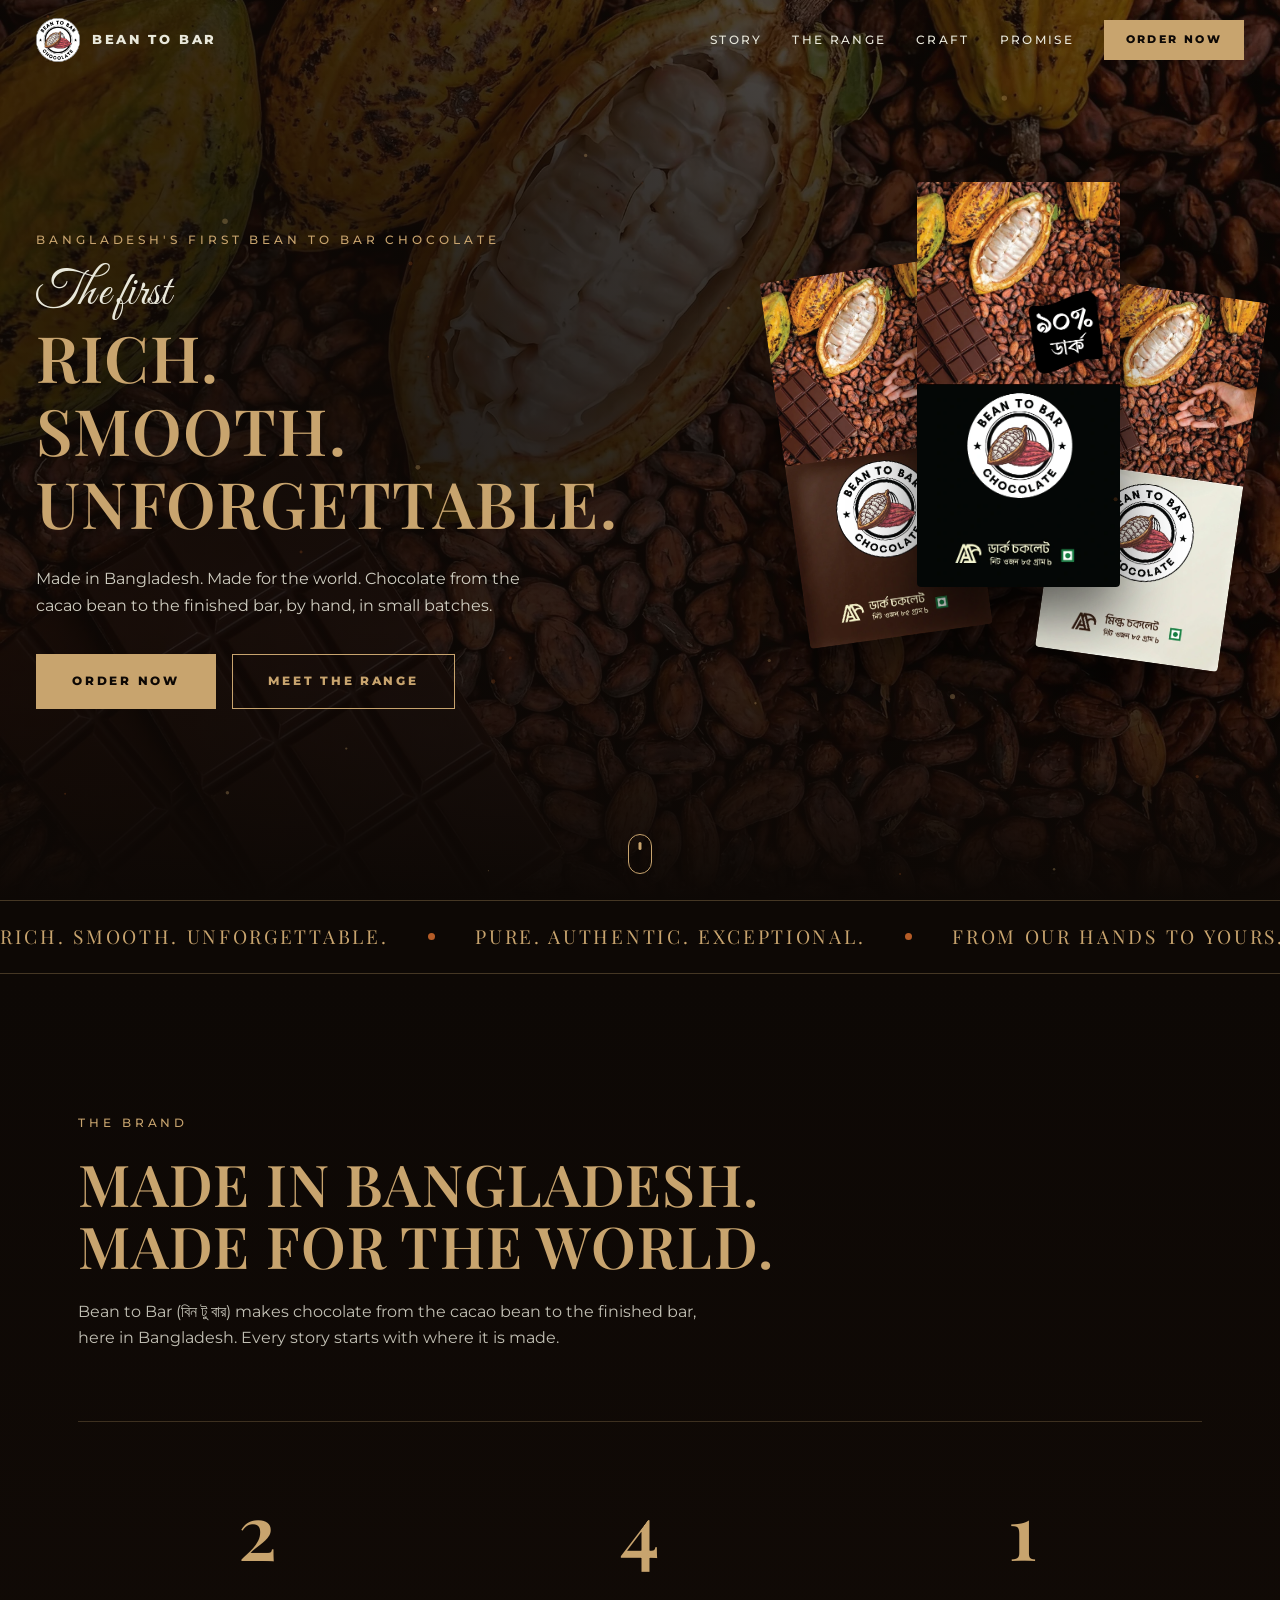
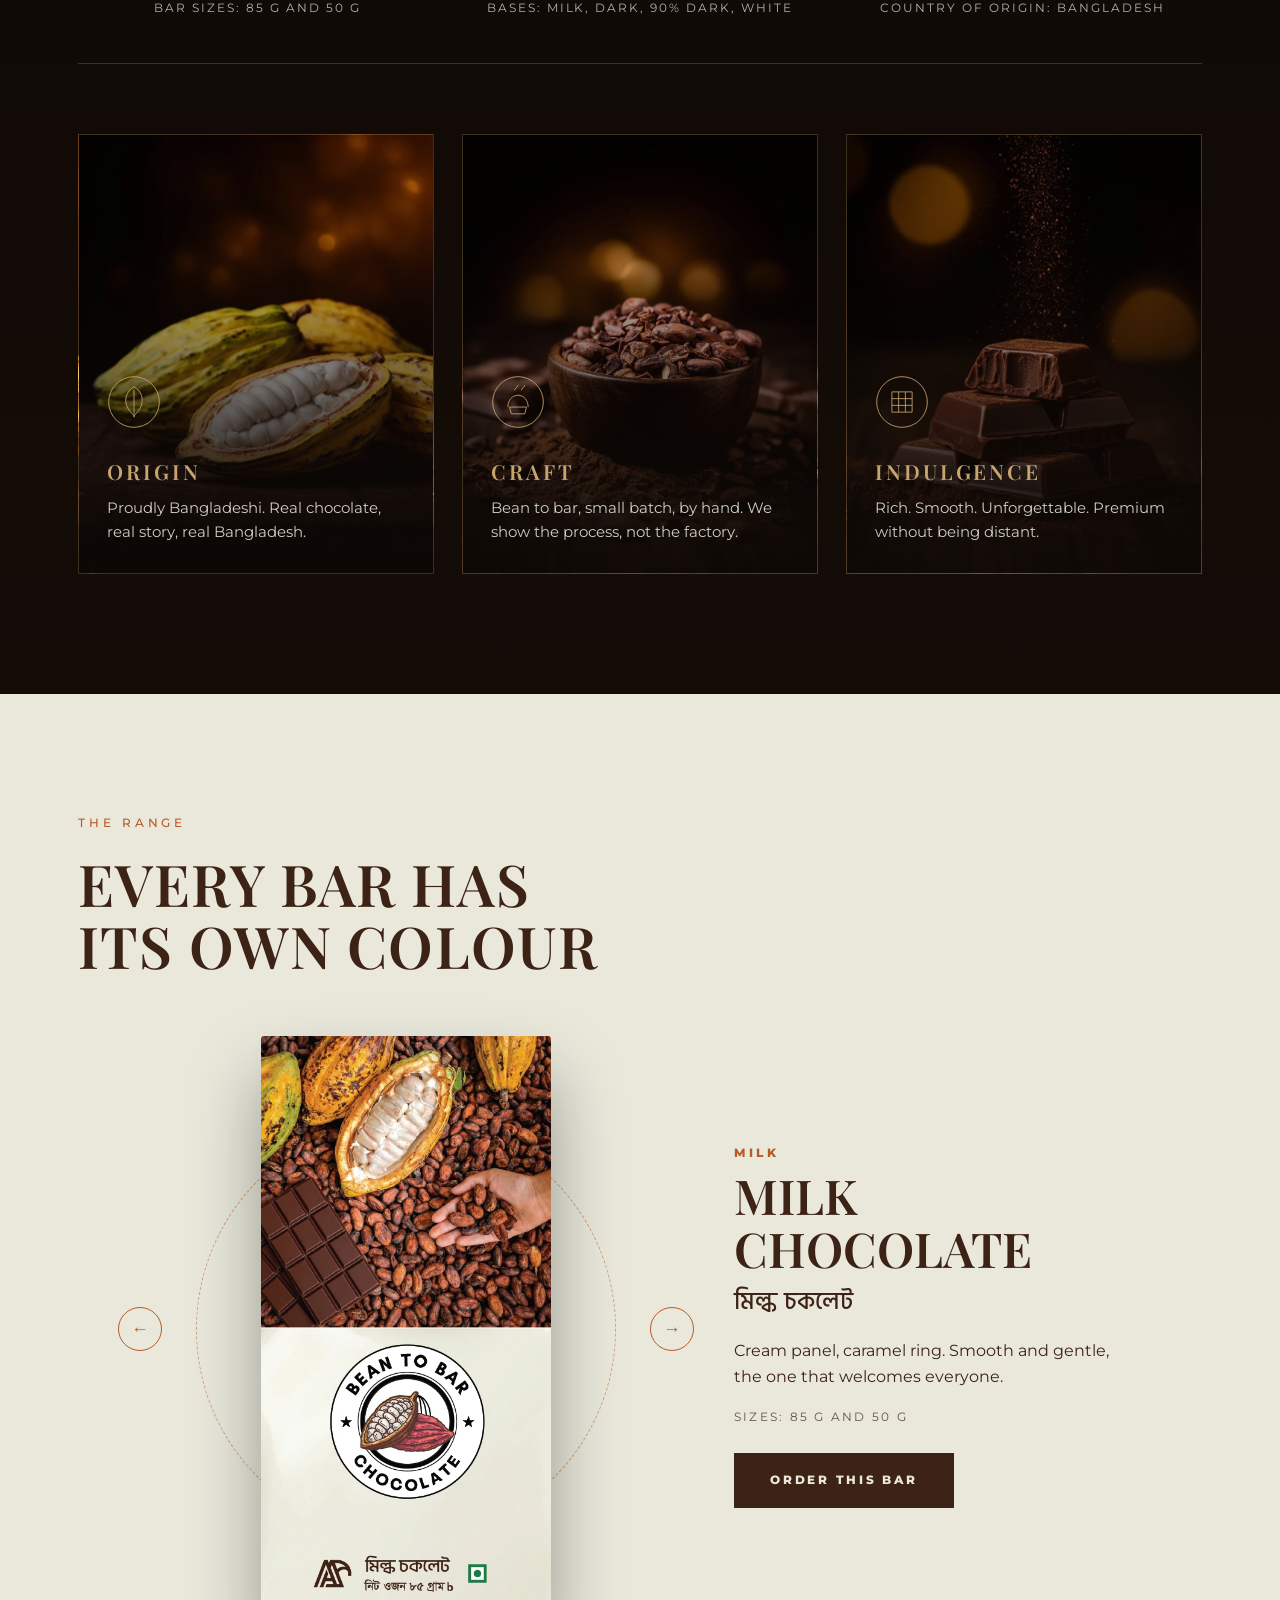
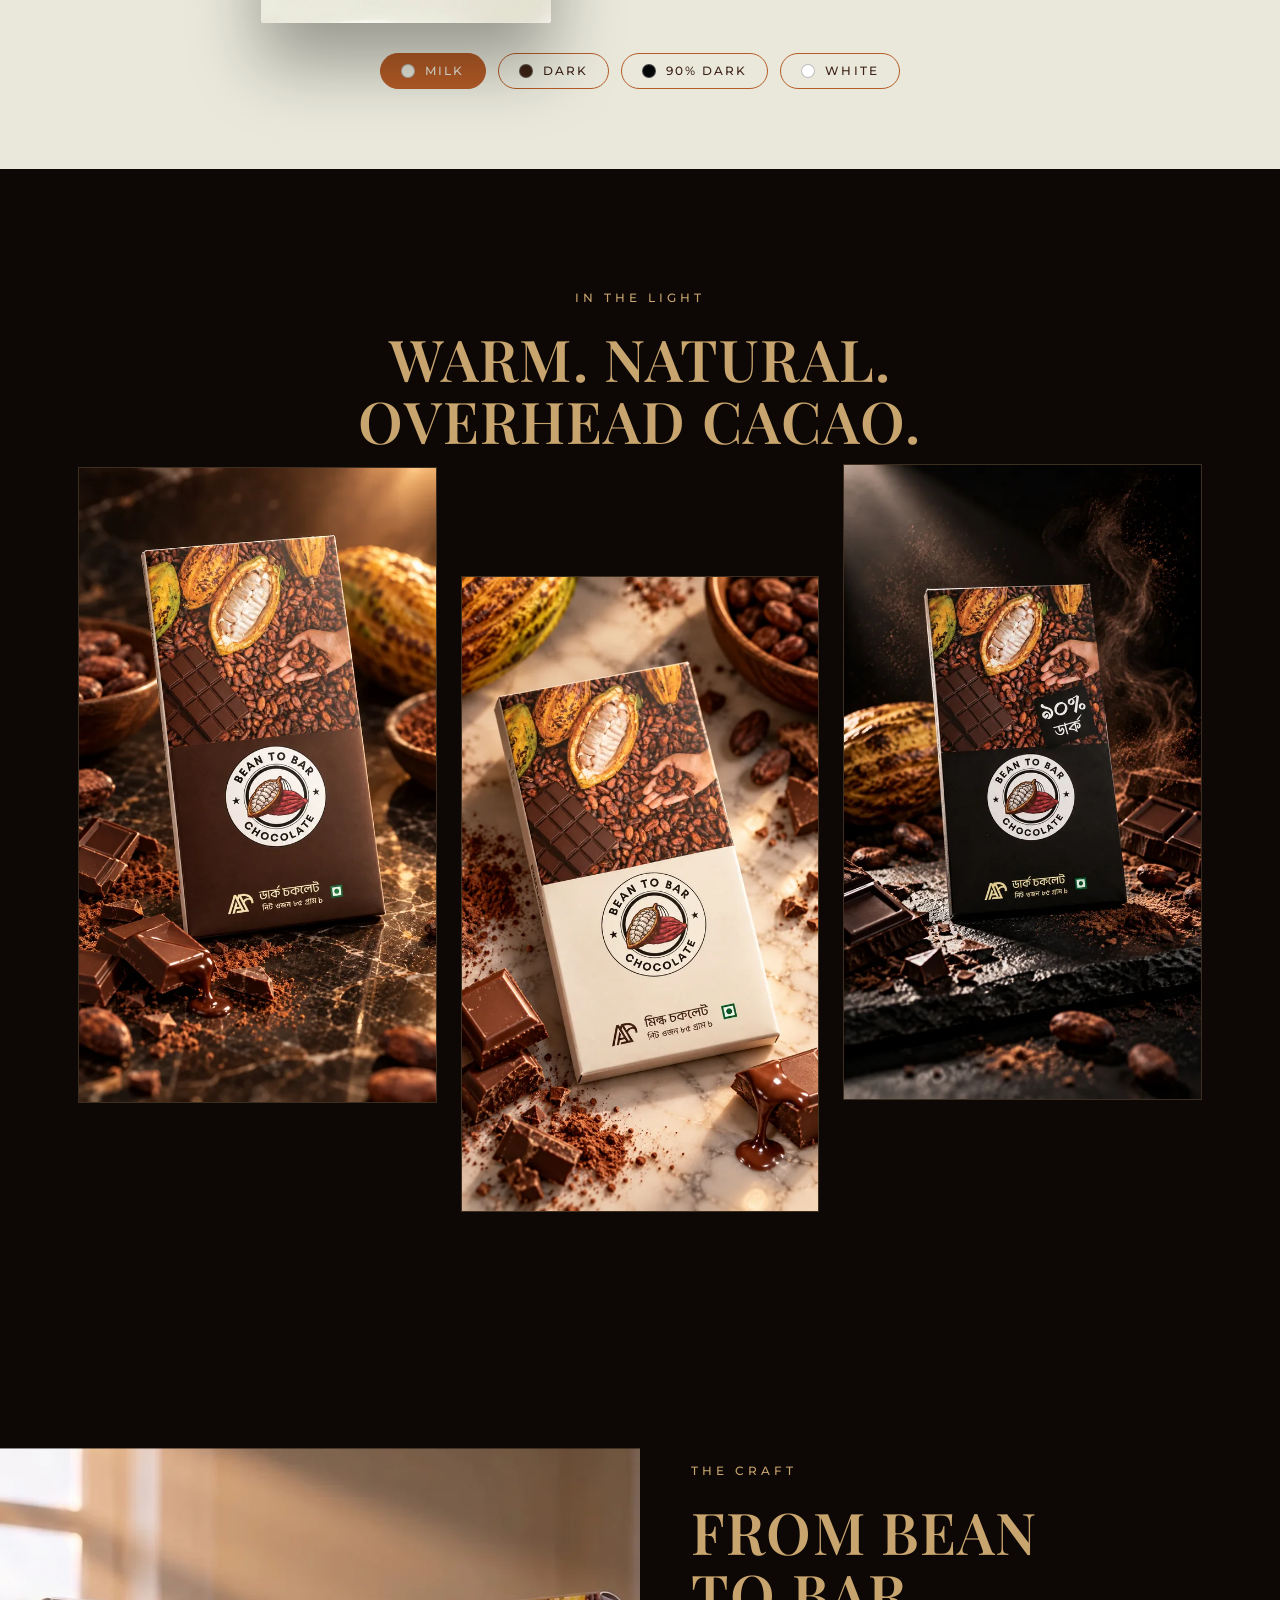
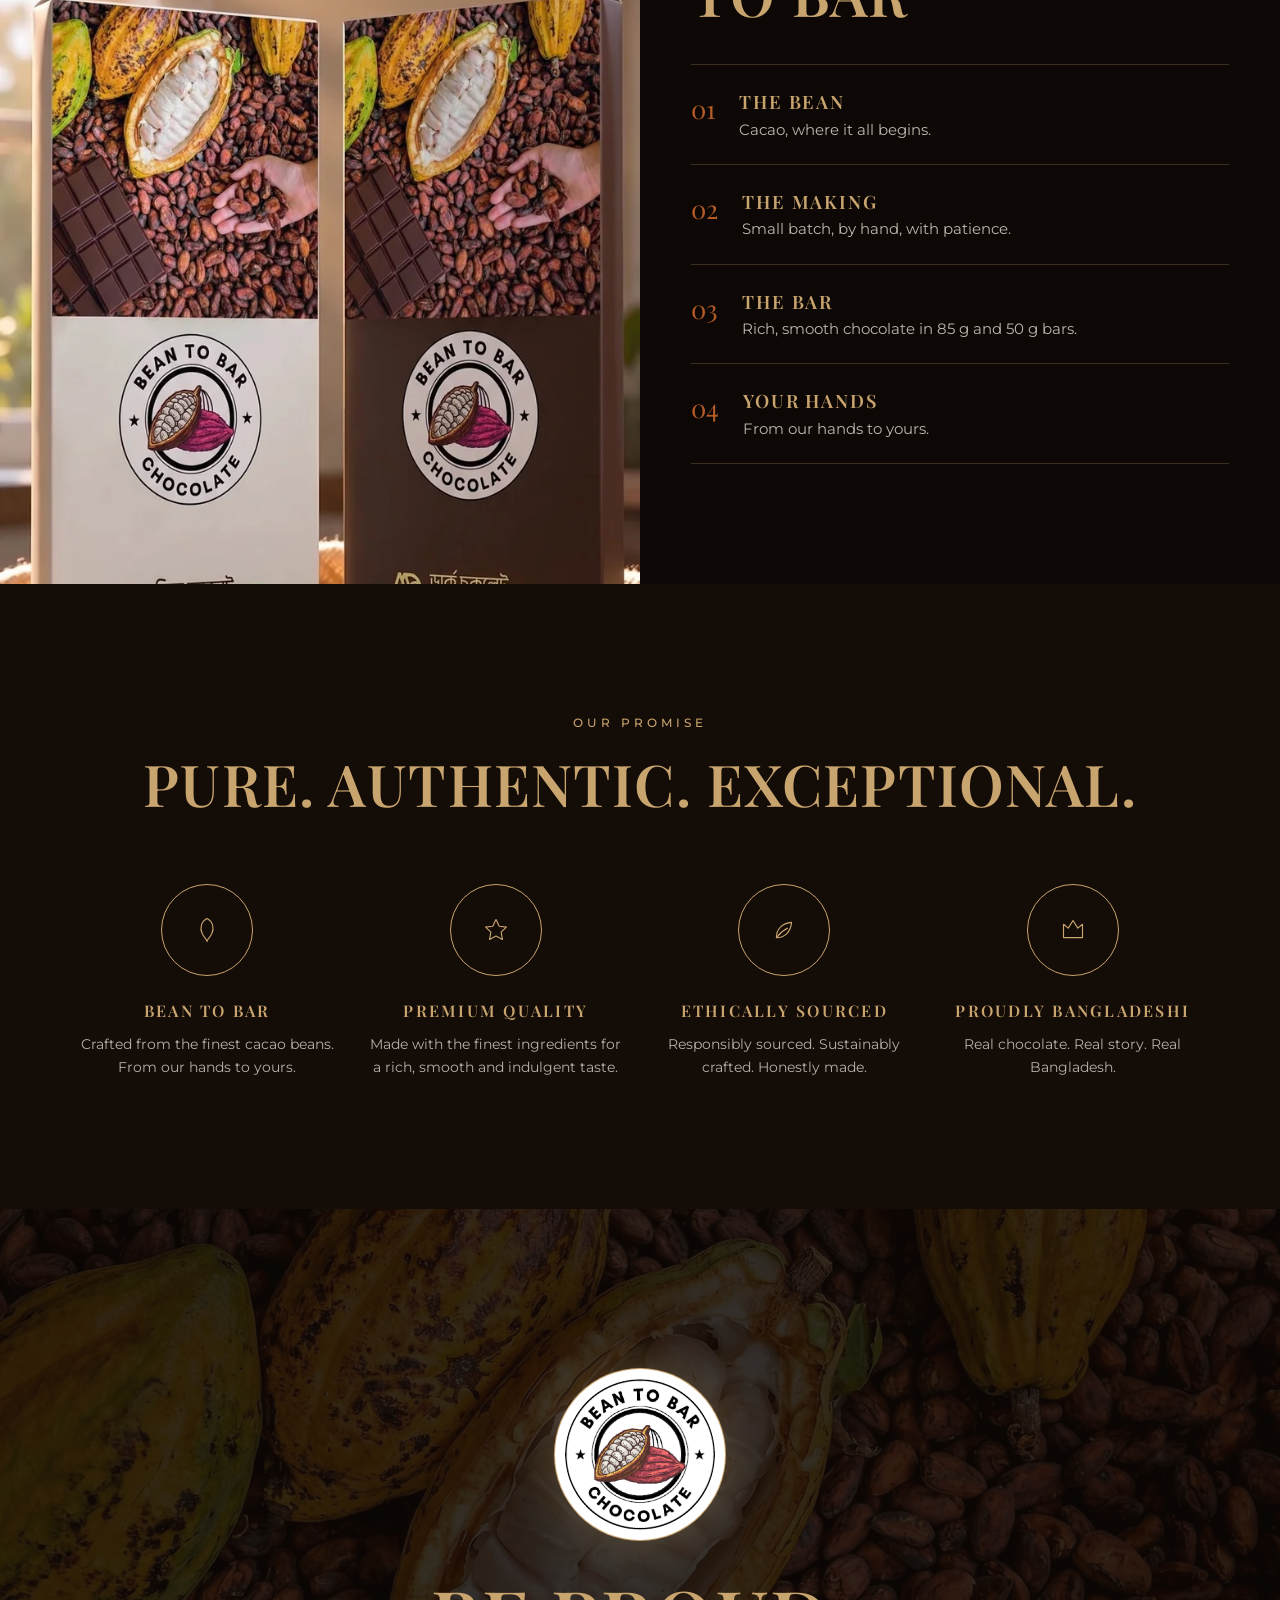
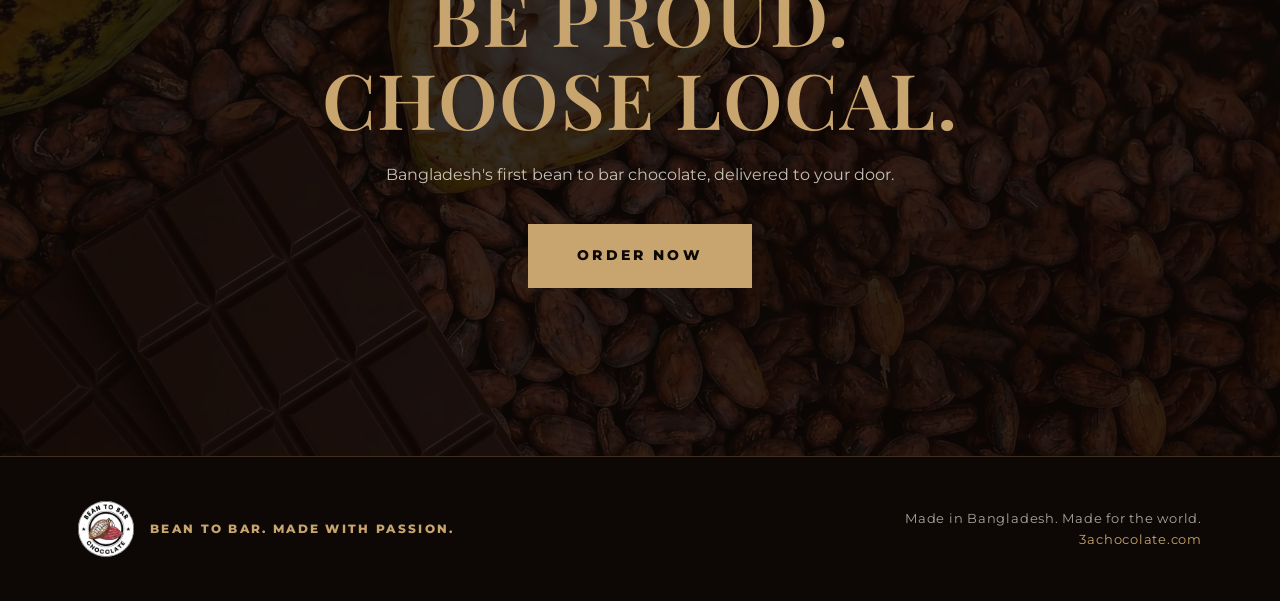
<file: public/index.html>
<!DOCTYPE html>
<html lang="en">
<head>
<meta charset="utf-8">
<meta name="viewport" content="width=device-width, initial-scale=1">
<title>Bean to Bar Chocolate | Bangladesh's first bean to bar chocolate</title>
<meta name="description" content="Made in Bangladesh. Made for the world. Bean to Bar makes chocolate from the cacao bean to the finished bar. Milk, dark, 90% dark and white.">
<meta property="og:title" content="Bean to Bar Chocolate">
<meta property="og:description" content="Bangladesh's first bean to bar chocolate. Rich. Smooth. Unforgettable.">
<meta property="og:image" content="assets/cacao-overhead.webp">
<meta name="theme-color" content="#0D0805">
<link rel="icon" href="assets/logo.png">
<link rel="preconnect" href="https://fonts.googleapis.com">
<link rel="preconnect" href="https://fonts.gstatic.com" crossorigin>
<link href="https://fonts.googleapis.com/css2?family=Great+Vibes&family=Hind+Siliguri:wght@400;500;600&family=Montserrat:wght@400;500;600;800&family=Playfair+Display:wght@500;600;700&display=swap" rel="stylesheet">
<link rel="stylesheet" href="style.css">
</head>
<body>
<div class="progress" aria-hidden="true"><span id="bar"></span></div>
<canvas id="nibs" aria-hidden="true"></canvas>

<header class="nav" id="nav">
  <a class="brand" href="#top" aria-label="Bean to Bar Chocolate">
    <img src="assets/logo.png" alt="" width="44" height="44">
    <span>BEAN TO BAR</span>
  </a>
  <nav>
    <a href="#story">Story</a>
    <a href="#range">The range</a>
    <a href="#craft">Craft</a>
    <a href="#promise">Promise</a>
    <a class="btn btn-sm" href="https://3achocolate.com/order">Order now</a>
  </nav>
</header>

<main id="top">
<!-- HERO -->
<section class="hero">
  <div class="hero-bg" data-parallax="0.25" style="background-image:url(assets/cacao-overhead.webp)"></div>
  <div class="hero-shade"></div>
  <div class="hero-inner">
    <div class="hero-copy">
      <p class="eyebrow reveal">BANGLADESH'S FIRST BEAN TO BAR CHOCOLATE</p>
      <p class="script reveal" style="--d:.1s">The first</p>
      <h1 class="split" aria-label="Rich. Smooth. Unforgettable.">
        <span class="line"><span>Rich.</span></span>
        <span class="line"><span>Smooth.</span></span>
        <span class="line"><span>Unforgettable.</span></span>
      </h1>
      <p class="lede reveal" style="--d:.9s">Made in Bangladesh. Made for the world. Chocolate from the cacao bean to the finished bar, by hand, in small batches.</p>
      <div class="cta reveal" style="--d:1.1s">
        <a class="btn" href="https://3achocolate.com/order">Order now</a>
        <a class="btn btn-ghost" href="#range">Meet the range</a>
      </div>
    </div>
    <div class="hero-packs" aria-hidden="true">
      <img class="hp hp1" src="assets/pack-dark.webp" alt="" data-parallax="-0.12">
      <img class="hp hp2" src="assets/pack-dark90.webp" alt="" data-parallax="-0.2">
      <img class="hp hp3" src="assets/pack-milk.webp" alt="" data-parallax="-0.05">
    </div>
  </div>
  <a class="scroll-cue" href="#story" aria-label="Scroll"><span></span></a>
</section>

<!-- MARQUEE -->
<div class="marquee" aria-hidden="true">
  <div class="track">
    <span>Rich. Smooth. Unforgettable.</span><i></i><span>Pure. Authentic. Exceptional.</span><i></i><span>From our hands to yours.</span><i></i><span>Be proud. Choose local.</span><i></i>
    <span>Rich. Smooth. Unforgettable.</span><i></i><span>Pure. Authentic. Exceptional.</span><i></i><span>From our hands to yours.</span><i></i><span>Be proud. Choose local.</span><i></i>
  </div>
</div>

<!-- STORY -->
<section class="story" id="story">
  <div class="wrap">
    <p class="eyebrow reveal">THE BRAND</p>
    <h2 class="reveal">Made in Bangladesh.<br>Made for the world.</h2>
    <p class="body reveal">Bean to Bar (বিন টু বার) makes chocolate from the cacao bean to the finished bar, here in Bangladesh. Every story starts with where it is made.</p>

    <div class="stats">
      <div class="stat reveal"><b data-count="2">0</b><span>Bar sizes: 85 g and 50 g</span></div>
      <div class="stat reveal" style="--d:.1s"><b data-count="4">0</b><span>Bases: milk, dark, 90% dark, white</span></div>
      <div class="stat reveal" style="--d:.2s"><b data-count="1">0</b><span>Country of origin: Bangladesh</span></div>
    </div>

    <div class="pillars">
      <article class="pillar reveal" style="background-image:url(assets/pillar-origin.webp)">
        <div class="pin"><svg viewBox="0 0 64 64" aria-hidden="true"><circle cx="32" cy="32" r="30"/><path d="M32 14c-9 5-12 15-8 24 3 6 8 9 8 12 0-3 5-6 8-12 4-9 1-19-8-24z"/><path d="M32 18v30"/></svg>
        <h3>Origin</h3>
        <p>Proudly Bangladeshi. Real chocolate, real story, real Bangladesh.</p></div>
      </article>
      <article class="pillar reveal" style="--d:.12s;background-image:url(assets/pillar-craft.webp)">
        <div class="pin"><svg viewBox="0 0 64 64" aria-hidden="true"><circle cx="32" cy="32" r="30"/><path d="M20 38c0-8 5-14 12-14s12 6 12 14"/><path d="M22 38h20l-2 8H24z"/><path d="M28 18c0-3 4-3 4-6M36 18c0-3 4-3 4-6"/></svg>
        <h3>Craft</h3>
        <p>Bean to bar, small batch, by hand. We show the process, not the factory.</p></div>
      </article>
      <article class="pillar reveal" style="--d:.24s;background-image:url(assets/pillar-indulgence.webp)">
        <div class="pin"><svg viewBox="0 0 64 64" aria-hidden="true"><circle cx="32" cy="32" r="30"/><path d="M20 20h24v24H20z"/><path d="M20 28h24M20 36h24M28 20v24M36 20v24"/></svg>
        <h3>Indulgence</h3>
        <p>Rich. Smooth. Unforgettable. Premium without being distant.</p></div>
      </article>
    </div>
  </div>
</section>

<!-- RANGE -->
<section class="range" id="range" data-theme="milk">
  <div class="wrap">
    <p class="eyebrow reveal">THE RANGE</p>
    <h2 class="reveal">Every bar has<br>its own colour</h2>
  </div>
  <div class="stage">
    <button class="arrow prev" aria-label="Previous bar">&#8592;</button>
    <div class="pack-stage" id="packStage">
      <div class="halo"></div>
      <img id="packImg" src="assets/pack-milk.webp" alt="Milk chocolate bar">
    </div>
    <button class="arrow next" aria-label="Next bar">&#8594;</button>
    <div class="info" id="info">
      <p class="tag" id="vTag">MILK</p>
      <h3 id="vName">Milk Chocolate</h3>
      <p class="bn" id="vBn">মিল্ক চকলেট</p>
      <p id="vDesc">Cream panel, caramel ring. Smooth and gentle, the one that welcomes everyone.</p>
      <p class="net">Sizes: 85 g and 50 g</p>
      <a class="btn" href="https://3achocolate.com/order">Order this bar</a>
    </div>
  </div>
  <div class="chips" id="chips" role="tablist" aria-label="Choose a bar">
    <button role="tab" data-i="0" class="on"><i style="--c:#E9E8DB"></i>Milk</button>
    <button role="tab" data-i="1"><i style="--c:#3D2216"></i>Dark</button>
    <button role="tab" data-i="2"><i style="--c:#040707"></i>90% Dark</button>
    <button role="tab" data-i="3"><i style="--c:#fff"></i>White</button>
  </div>
</section>

<!-- MOMENTS -->
<section class="moments">
  <div class="wrap center">
    <p class="eyebrow reveal">IN THE LIGHT</p>
    <h2 class="reveal">Warm. Natural.<br>Overhead cacao.</h2>
  </div>
  <div class="mgrid">
    <figure data-parallax="0.06"><img src="assets/beauty-dark.webp" alt="Dark chocolate pack on a dark marble surface with cacao pods and chocolate pieces" loading="lazy"></figure>
    <figure data-parallax="-0.06"><img src="assets/beauty-milk.webp" alt="Milk chocolate pack on marble with cocoa powder and melting chocolate" loading="lazy"></figure>
    <figure data-parallax="0.06"><img src="assets/beauty-90.webp" alt="90 percent dark chocolate pack with drifting cocoa dust" loading="lazy"></figure>
  </div>
</section>

<!-- CRAFT -->
<section class="craft" id="craft">
  <div class="craft-img" data-parallax="0.12"><img src="assets/duo-wood.webp" alt="Milk and dark Bean to Bar packs in warm window light on wood" loading="lazy"></div>
  <div class="craft-copy">
    <p class="eyebrow reveal">THE CRAFT</p>
    <h2 class="reveal">From bean<br>to bar</h2>
    <ol class="steps">
      <li class="reveal"><span>01</span><div><b>The bean</b><p>Cacao, where it all begins.</p></div></li>
      <li class="reveal" style="--d:.1s"><span>02</span><div><b>The making</b><p>Small batch, by hand, with patience.</p></div></li>
      <li class="reveal" style="--d:.2s"><span>03</span><div><b>The bar</b><p>Rich, smooth chocolate in 85 g and 50 g bars.</p></div></li>
      <li class="reveal" style="--d:.3s"><span>04</span><div><b>Your hands</b><p>From our hands to yours.</p></div></li>
    </ol>
  </div>
</section>

<!-- PROMISE -->
<section class="promise" id="promise">
  <div class="wrap">
    <p class="eyebrow reveal">OUR PROMISE</p>
    <h2 class="reveal">Pure. Authentic. Exceptional.</h2>
    <div class="claims">
      <div class="claim reveal"><div class="ring"><svg viewBox="0 0 40 40"><path d="M20 8c-6 3-8 10-5 16 2 4 5 6 5 8 0-2 3-4 5-8 3-6 1-13-5-16z"/></svg></div><h4>BEAN TO BAR</h4><p>Crafted from the finest cacao beans. From our hands to yours.</p></div>
      <div class="claim reveal" style="--d:.1s"><div class="ring"><svg viewBox="0 0 40 40"><path d="M20 9l3.4 7 7.6 1-5.6 5.3 1.4 7.7L20 26.300 13.200 30l1.400-7.700L9 17l7.600-1z"/></svg></div><h4>PREMIUM QUALITY</h4><p>Made with the finest ingredients for a rich, smooth and indulgent taste.</p></div>
      <div class="claim reveal" style="--d:.2s"><div class="ring"><svg viewBox="0 0 40 40"><path d="M12 28c0-9 6-15 16-16-1 10-7 16-16 16z"/><path d="M12 28c4-5 8-8 12-10"/></svg></div><h4>ETHICALLY SOURCED</h4><p>Responsibly sourced. Sustainably crafted. Honestly made.</p></div>
      <div class="claim reveal" style="--d:.3s"><div class="ring"><svg viewBox="0 0 40 40"><path d="M10 28V14l5 4 5-8 5 8 5-4v14z"/></svg></div><h4>PROUDLY BANGLADESHI</h4><p>Real chocolate. Real story. Real Bangladesh.</p></div>
    </div>
  </div>
</section>

<!-- FINAL CTA -->
<section class="final">
  <div class="final-bg" data-parallax="0.15" style="background-image:url(assets/cacao-cover.webp)"></div>
  <div class="final-shade"></div>
  <div class="wrap center final-in">
    <div class="disc big reveal"><img src="assets/logo.png" alt="Bean to Bar Chocolate badge"></div>
    <h2 class="reveal">Be proud.<br>Choose local.</h2>
    <p class="body reveal">Bangladesh's first bean to bar chocolate, delivered to your door.</p>
    <a class="btn btn-lg reveal" href="https://3achocolate.com/order">Order now</a>
  </div>
</section>
</main>

<footer>
  <div class="wrap foot">
    <div><img src="assets/logo.png" alt="" width="56" height="56"><p>BEAN TO BAR. MADE WITH PASSION.</p></div>
    <p class="small">Made in Bangladesh. Made for the world.<br><a href="https://3achocolate.com">3achocolate.com</a></p>
  </div>
</footer>

<script src="script.js"></script>
</body>
</html>
</file>
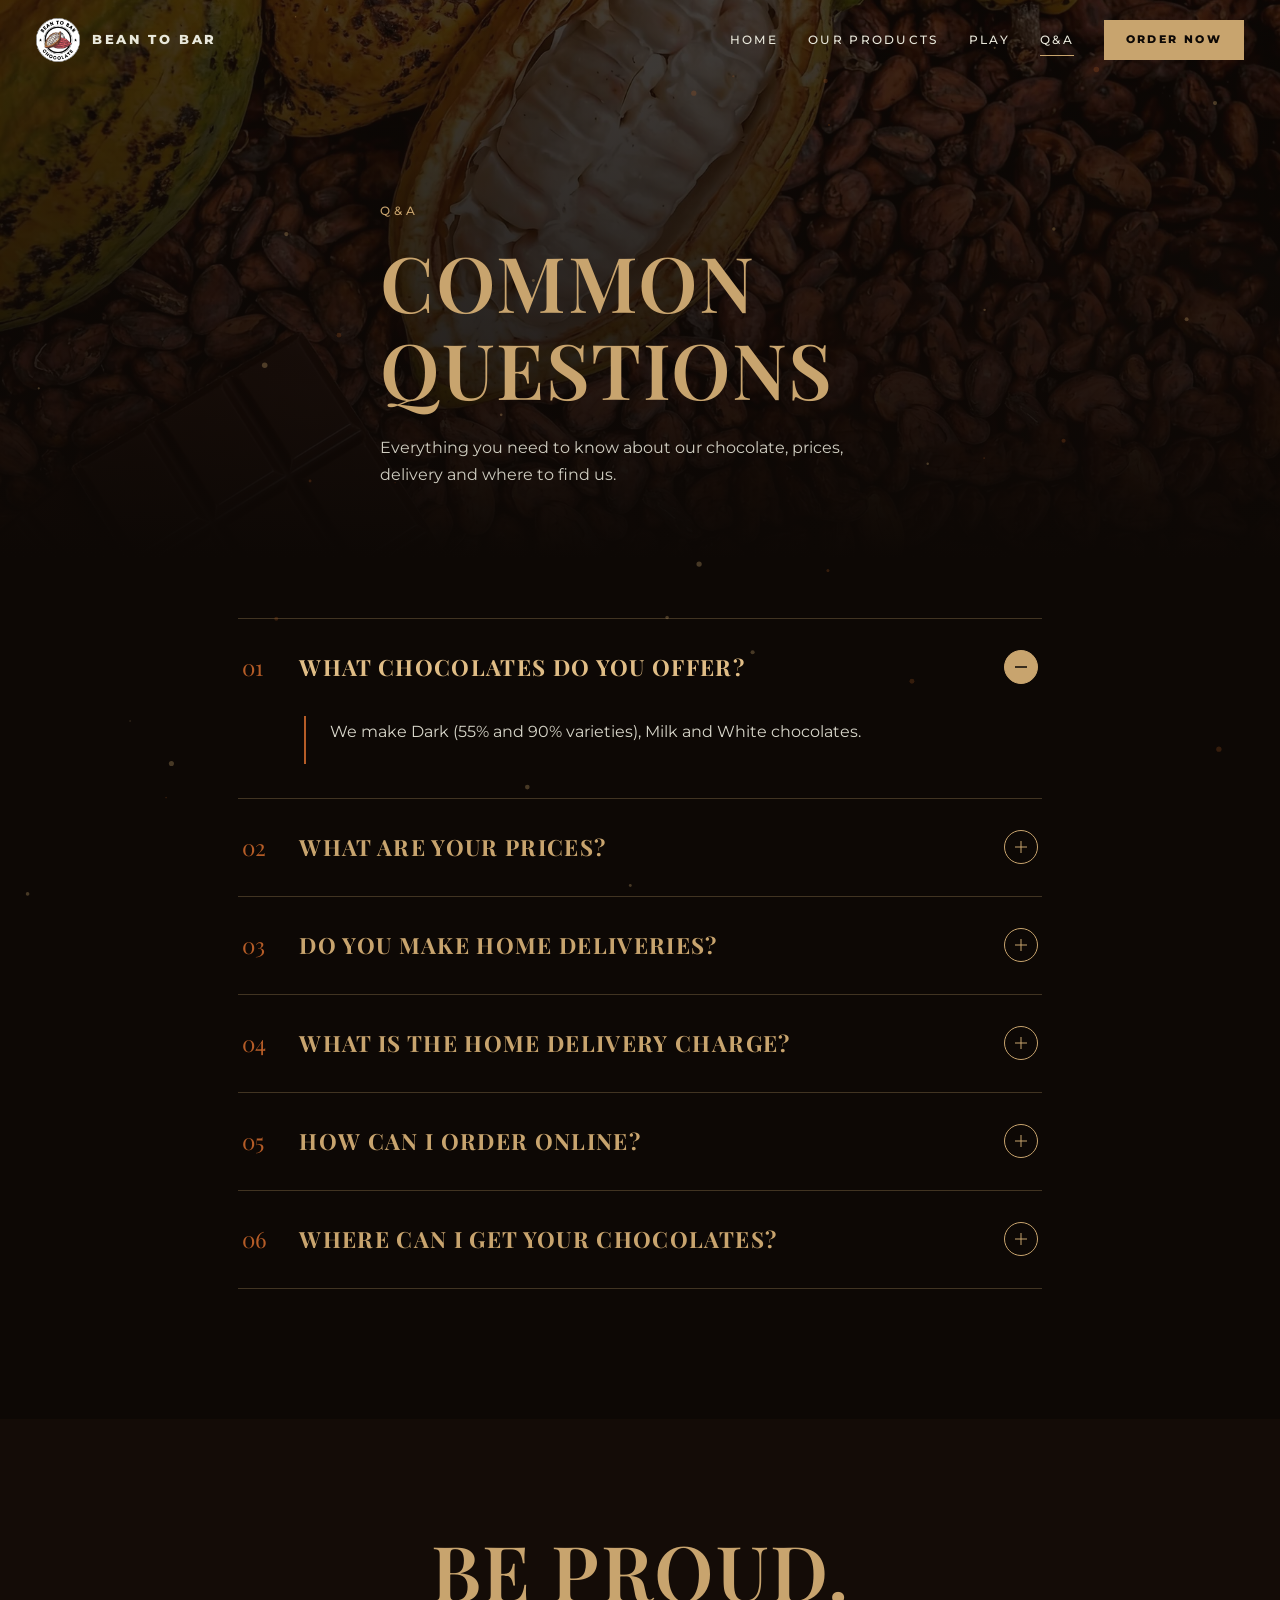
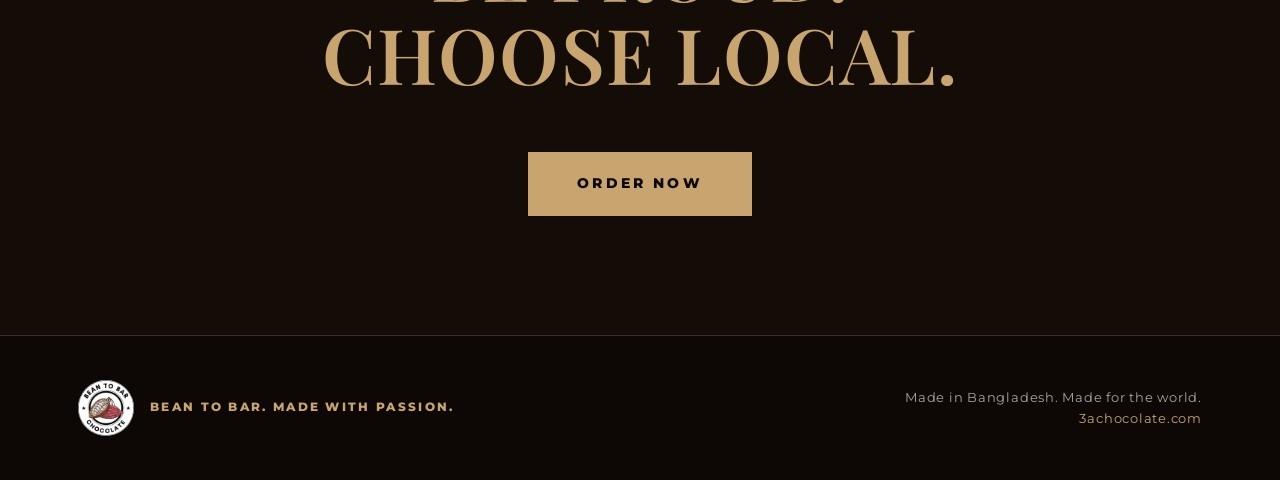
<file: docs/faq.html>
<!DOCTYPE html>
<html lang="en">
<head>
<meta charset="utf-8">
<meta name="viewport" content="width=device-width, initial-scale=1">
<title>Q&amp;A | Bean to Bar Chocolate</title>
<meta name="description" content="Prices, home delivery in Dhaka, how to order online and where to buy Bean to Bar chocolate.">
<meta name="theme-color" content="#0D0805">
<link rel="icon" href="assets/logo.png">
<link rel="preconnect" href="https://fonts.googleapis.com">
<link rel="preconnect" href="https://fonts.gstatic.com" crossorigin>
<link href="https://fonts.googleapis.com/css2?family=Great+Vibes&family=Hind+Siliguri:wght@400;500;600&family=Montserrat:wght@400;500;600;800&family=Playfair+Display:wght@500;600;700&display=swap" rel="stylesheet">
<link rel="stylesheet" href="style.css">
</head>
<body>
<div class="progress" aria-hidden="true"><span id="bar"></span></div>
<canvas id="nibs" aria-hidden="true"></canvas>

<header class="nav" id="nav">
  <a class="brand" href="index.html" aria-label="Bean to Bar Chocolate">
    <img src="assets/logo.png" alt="" width="44" height="44">
    <span>BEAN TO BAR</span>
  </a>
  <nav>
    <a href="index.html">Home</a>
    <a href="index.html#range">Our Products</a>
    <a href="https://tanvirhafiz.github.io/B2B-Dadus-notebook-game/" data-game target="_blank" rel="noopener">Play</a>
    <a href="faq.html" aria-current="page">Q&amp;A</a>
    <a class="btn btn-sm" href="https://3achocolate.com/order">Order now</a>
  </nav>
</header>

<main id="top">
<section class="faq-hero">
  <div class="faq-bg" style="background-image:url(assets/cacao-cover.webp)"></div>
  <div class="faq-shade"></div>
  <div class="wrap faq-hero-in">
    <p class="eyebrow reveal">Q&amp;A</p>
    <h1 class="split" aria-label="Common questions">
      <span class="line"><span>Common</span></span>
      <span class="line"><span>questions</span></span>
    </h1>
    <p class="lede reveal" style="--d:.6s">Everything you need to know about our chocolate, prices, delivery and where to find us.</p>
  </div>
</section>

<section class="faq">
  <div class="wrap faq-wrap">

    <details class="qa reveal" open>
      <summary><span class="qn">01</span><span class="qt">What chocolates do you offer?</span><i aria-hidden="true"></i></summary>
      <div class="qa-body"><p>We make Dark (55% and 90% varieties), Milk and White chocolates.</p></div>
    </details>

    <details class="qa reveal">
      <summary><span class="qn">02</span><span class="qt">What are your prices?</span><i aria-hidden="true"></i></summary>
      <div class="qa-body">
        <div class="ptable" role="table" aria-label="Prices">
          <div class="prow phead" role="row"><span role="columnheader">Bar</span><span role="columnheader">50 g</span><span role="columnheader">85 g</span></div>
          <div class="prow" role="row"><span role="cell">Dark (55%)</span><span role="cell">150 tk</span><span role="cell">250 tk</span></div>
          <div class="prow" role="row"><span role="cell">Milk</span><span role="cell">150 tk</span><span role="cell">250 tk</span></div>
          <div class="prow" role="row"><span role="cell">White</span><span role="cell">150 tk</span><span role="cell">250 tk</span></div>
          <div class="prow" role="row"><span role="cell">Dark (90%)</span><span role="cell">180 tk</span><span role="cell">300 tk</span></div>
        </div>
      </div>
    </details>

    <details class="qa reveal">
      <summary><span class="qn">03</span><span class="qt">Do you make home deliveries?</span><i aria-hidden="true"></i></summary>
      <div class="qa-body"><p>Yes! We are making home deliveries in Dhaka until the middle of February 2027. It is now cold enough to do so without worry.</p></div>
    </details>

    <details class="qa reveal">
      <summary><span class="qn">04</span><span class="qt">What is the home delivery charge?</span><i aria-hidden="true"></i></summary>
      <div class="qa-body">
        <p>We start deliveries after 4 pm.</p>
        <ul class="plain">
          <li><b>1 day window delivery:</b> 100 tk</li>
          <li><b>Same day delivery:</b> based on the actual Pathao or Uber parcel cost</li>
        </ul>
      </div>
    </details>

    <details class="qa reveal">
      <summary><span class="qn">05</span><span class="qt">How can I order online?</span><i aria-hidden="true"></i></summary>
      <div class="qa-body">
        <p>Simple! Just go to our order page and place your order. Please read the instructions there.</p>
        <a class="btn" href="https://3achocolate.com/order">Order online</a>
      </div>
    </details>

    <details class="qa reveal">
      <summary><span class="qn">06</span><span class="qt">Where can I get your chocolates?</span><i aria-hidden="true"></i></summary>
      <div class="qa-body">
        <p>Right now, you can find our chocolates at:</p>
        <ul class="places">
          <li>Our own counter at Chef&#8217;s Table, Gulshan 2 (Bean to Bar)</li>
          <li>Unimart outlets</li>
          <li>Jamil&#8217;s Comics &amp; Collectables at UAE Market, Banani</li>
          <li>Crimson Cup outlets at Dhanmondi 27 and Bashundhara R/A</li>
        </ul>
      </div>
    </details>

  </div>
</section>

<section class="final final-sm">
  <div class="wrap center final-in">
    <h2 class="reveal">Be proud.<br>Choose local.</h2>
    <a class="btn btn-lg reveal" href="https://3achocolate.com/order">Order now</a>
  </div>
</section>
</main>

<footer>
  <div class="wrap foot">
    <div><img src="assets/logo.png" alt="" width="56" height="56"><p>BEAN TO BAR. MADE WITH PASSION.</p></div>
    <p class="small">Made in Bangladesh. Made for the world.<br><a href="https://3achocolate.com">3achocolate.com</a></p>
  </div>
</footer>
<script src="script.js"></script>
</body>
</html>
</file>
<file: style.css>
:root{
  --cocoa:#3D2216;--cocoa-deep:#321A11;--cocoa-black:#040707;--caramel:#B55C27;
  --cream:#E9E8DB;--ivory:#EAE4D5;
  --gold:#C8A46E;--night:#0D0805;
  --ease:cubic-bezier(.22,.8,.2,1);
}
*{box-sizing:border-box;margin:0;padding:0}
html{scroll-behavior:smooth}
body{background:var(--night);color:var(--cream);font-family:'Montserrat',sans-serif;font-weight:400;line-height:1.65;overflow-x:hidden;-webkit-font-smoothing:antialiased}
img{max-width:100%;display:block}
a{color:inherit;text-decoration:none}
.wrap{max-width:1180px;margin:0 auto;padding:0 28px}
.center{text-align:center}

h1,h2{font-family:'Playfair Display',serif;font-weight:600;color:var(--gold);text-transform:uppercase;letter-spacing:.02em;line-height:1.08}
h2{font-size:clamp(2rem,5vw,3.6rem)}
.eyebrow{font-weight:500;font-size:.72rem;letter-spacing:.34em;text-transform:uppercase;color:var(--gold);margin-bottom:1.2rem}
.script{font-family:'Great Vibes',cursive;font-size:clamp(2rem,4vw,3rem);color:var(--cream);line-height:1;margin-bottom:.2rem}
.body{max-width:620px;margin:1.4rem 0 0;color:rgba(233,232,219,.82)}
.center .body{margin-left:auto;margin-right:auto}

/* buttons */
.btn{display:inline-block;padding:1rem 2.2rem;font-weight:800;font-size:.78rem;letter-spacing:.22em;text-transform:uppercase;background:var(--gold);color:var(--night);border:1px solid var(--gold);position:relative;overflow:hidden;transition:color .4s var(--ease),transform .3s var(--ease)}
.btn::after{content:"";position:absolute;inset:0;background:var(--night);transform:translateY(101%);transition:transform .45s var(--ease);z-index:0}
.btn{isolation:isolate}
.btn:hover{color:var(--gold);transform:translateY(-2px)}
.btn:hover::after{transform:none}
.btn::after{z-index:-1}
.btn-ghost{background:transparent;color:var(--gold)}
.btn-ghost::after{background:var(--gold)}
.btn-ghost:hover{color:var(--night)}
.btn-sm{padding:.65rem 1.3rem;font-size:.68rem}
.btn-lg{padding:1.2rem 3rem;font-size:.9rem}

/* progress + canvas */
.progress{position:fixed;top:0;left:0;right:0;height:3px;z-index:100}
.progress span{display:block;height:100%;width:0;background:linear-gradient(90deg,var(--caramel),var(--gold))}
#nibs{position:fixed;inset:0;width:100%;height:100%;pointer-events:none;z-index:3;opacity:.45}

/* nav */
.nav{position:fixed;top:0;left:0;right:0;z-index:90;display:flex;justify-content:space-between;align-items:center;padding:18px 36px;transition:background .4s,padding .4s,backdrop-filter .4s}
.nav.stuck{background:rgba(13,8,5,.82);backdrop-filter:blur(12px);padding:10px 36px;border-bottom:1px solid rgba(200,164,110,.2)}
.brand{display:flex;align-items:center;gap:12px;font-weight:800;letter-spacing:.2em;font-size:.82rem;color:var(--cream)}
.brand img{border-radius:50%;background:#fff}
.nav nav{display:flex;align-items:center;gap:30px}
.nav nav a:not(.btn){font-size:.72rem;letter-spacing:.2em;text-transform:uppercase;font-weight:500;position:relative}
.nav nav a:not(.btn)::after{content:"";position:absolute;left:0;right:0;bottom:-6px;height:1px;background:var(--gold);transform:scaleX(0);transform-origin:left;transition:transform .4s var(--ease)}
.nav nav a:not(.btn):hover::after{transform:scaleX(1)}

main,footer{position:relative;z-index:2}

/* reveal */
.reveal{opacity:0;transform:translateY(34px);transition:opacity 1s var(--ease) var(--d,0s),transform 1s var(--ease) var(--d,0s)}
.reveal.in{opacity:1;transform:none}

/* hero */
.hero{position:relative;min-height:100vh;display:flex;align-items:center;overflow:hidden;padding:120px 0 80px}
.hero-bg{position:absolute;inset:-10% 0;background-size:cover;background-position:center;animation:slowzoom 24s ease-in-out infinite alternate}
@keyframes slowzoom{to{transform:scale(1.08)}}
.hero-shade{position:absolute;inset:0;background:radial-gradient(80% 90% at 25% 50%,rgba(13,8,5,.92),rgba(13,8,5,.8) 55%,rgba(13,8,5,.62)),linear-gradient(180deg,transparent 70%,var(--night))}
.hero-inner{position:relative;z-index:2;max-width:1280px;margin:0 auto;padding:0 36px;width:100%;display:grid;grid-template-columns:minmax(0,1fr) 460px;gap:40px;align-items:center}
.hero h1{font-size:clamp(2.4rem,5vw,4.3rem);margin:.3rem 0 1.5rem}
.split .line{display:block;overflow:hidden;padding-bottom:.06em}
.split .line span{display:block;transform:translateY(110%);animation:rise 1.1s var(--ease) forwards}
.split .line:nth-child(1) span{animation-delay:.25s}
.split .line:nth-child(2) span{animation-delay:.45s}
.split .line:nth-child(3) span{animation-delay:.65s}
@keyframes rise{to{transform:none}}
.lede{max-width:520px;color:rgba(233,232,219,.88);font-size:1.02rem}
.cta{display:flex;gap:16px;flex-wrap:wrap;margin-top:2.2rem}
.hero-packs{position:relative;height:640px;width:460px}
.disc{background:#fff;border-radius:50%;padding:10px;box-shadow:0 0 0 1px var(--gold),0 0 60px rgba(200,164,110,.35)}
.disc img{border-radius:50%;width:100%}
.hero-packs .disc{position:absolute;width:190px;left:50%;top:-10px;transform:translateX(-50%);z-index:5;animation:bob 6s ease-in-out infinite}
.hp{position:absolute;width:44%;border-radius:4px;box-shadow:0 30px 60px rgba(0,0,0,.6);animation:bob 7s ease-in-out infinite}
.hp1{left:0;top:120px;width:40%;transform:rotate(-8deg);animation-delay:-2s}
.hp2{left:29%;top:20px;z-index:3;width:44%;animation-delay:-4s}
.hp3{right:0;top:140px;width:40%;transform:rotate(8deg);animation-delay:-1s}
@keyframes bob{0%,100%{translate:0 0}50%{translate:0 -14px}}
.scroll-cue{position:absolute;bottom:26px;left:50%;width:24px;height:40px;border:1px solid var(--gold);border-radius:14px;transform:translateX(-50%);z-index:3}
.scroll-cue span{position:absolute;left:50%;top:7px;width:3px;height:8px;background:var(--gold);border-radius:2px;transform:translateX(-50%);animation:cue 1.8s infinite}
@keyframes cue{0%{opacity:1;transform:translate(-50%,0)}100%{opacity:0;transform:translate(-50%,16px)}}

/* marquee */
.marquee{overflow:hidden;border-block:1px solid rgba(200,164,110,.3);background:var(--night);padding:20px 0}
.track{display:flex;gap:40px;width:max-content;align-items:center;animation:slide 38s linear infinite}
.marquee:hover .track{animation-play-state:paused}
.track span{font-family:'Playfair Display',serif;text-transform:uppercase;letter-spacing:.14em;color:var(--gold);font-size:1.2rem;white-space:nowrap}
.track i{width:7px;height:7px;border-radius:50%;background:var(--caramel);flex:none}
@keyframes slide{to{transform:translateX(-50%)}}

/* story */
.story{padding:140px 0 120px;background:linear-gradient(var(--night),#140c07)}
.stats{display:grid;grid-template-columns:repeat(3,1fr);gap:24px;margin:70px 0;border-block:1px solid rgba(200,164,110,.25);padding:44px 0}
.stat{text-align:center}
.stat b{font-family:'Playfair Display',serif;font-size:clamp(3rem,6vw,5rem);color:var(--gold);font-weight:600}
.stat small{font-family:'Playfair Display',serif;font-size:1.8rem;color:var(--gold)}
.stat span{display:block;font-size:.78rem;letter-spacing:.16em;text-transform:uppercase;color:rgba(233,232,219,.75);margin-top:.3rem}
.pillars{display:grid;grid-template-columns:repeat(3,1fr);gap:28px}
.pillar{position:relative;min-height:440px;border:1px solid rgba(200,164,110,.3);background-size:cover;background-position:center;display:flex;align-items:flex-end;overflow:hidden;isolation:isolate;transition:transform .6s var(--ease),border-color .4s}
.pillar::before{content:"";position:absolute;inset:0;background:linear-gradient(180deg,rgba(13,8,5,.15) 20%,rgba(13,8,5,.92) 85%);z-index:-1;transition:opacity .5s}
.pillar:hover{transform:translateY(-8px);border-color:var(--gold)}
.pin{padding:28px;text-align:left}
.pillar svg{width:54px;height:54px;margin-bottom:16px;fill:none;stroke:var(--gold);stroke-width:1;transition:transform .8s var(--ease)}
.pillar:hover svg{transform:rotate(12deg) scale(1.1)}
.pillar h3{font-family:'Playfair Display',serif;text-transform:uppercase;letter-spacing:.14em;color:var(--gold);font-size:1.3rem;margin-bottom:.5rem;font-weight:600}
.pillar p{color:rgba(233,232,219,.88);font-size:.92rem}

/* range */
.range{--bg:var(--cream);--fg:var(--cocoa);--ac:var(--caramel);background:var(--bg);color:var(--fg);padding:120px 0 80px;transition:background .8s var(--ease),color .8s var(--ease);position:relative}
.range h2{color:var(--fg)}
.range .eyebrow{color:var(--ac)}
.range[data-theme=dark]{--bg:var(--cocoa);--fg:var(--cream);--ac:var(--gold)}
.range[data-theme=dark90]{--bg:var(--cocoa-black);--fg:var(--cream);--ac:var(--gold)}
.range[data-theme=white]{--bg:#fff;--fg:var(--cocoa);--ac:var(--caramel)}
.stage{max-width:1100px;margin:60px auto 30px;padding:0 28px;display:grid;grid-template-columns:44px 1fr 44px 1fr;gap:20px;align-items:center}
.arrow{width:44px;height:44px;border-radius:50%;border:1px solid var(--ac);background:transparent;color:var(--ac);font-size:1.1rem;cursor:pointer;transition:background .3s,color .3s,transform .3s}
.arrow:hover{background:var(--ac);color:var(--bg);transform:scale(1.1)}
.pack-stage{position:relative;perspective:900px;display:grid;place-items:center;min-height:520px}
.pack-stage img{position:relative;z-index:2;width:min(290px,70vw);box-shadow:0 40px 70px rgba(0,0,0,.35);border-radius:3px;transition:transform .15s ease-out;transform-style:preserve-3d}
.pack-stage img.swap{animation:swap .7s var(--ease)}
@keyframes swap{0%{opacity:0;transform:translateX(60px) rotateY(-35deg) scale(.92)}100%{opacity:1;transform:none}}
.halo{position:absolute;width:420px;height:420px;border-radius:50%;border:1px solid var(--ac);opacity:.5;animation:spin 30s linear infinite;border-style:dashed}
@keyframes spin{to{transform:rotate(360deg)}}
.info{padding-left:20px}
.info .tag{font-weight:800;letter-spacing:.3em;font-size:.75rem;color:var(--ac)}
.info h3{font-family:'Playfair Display',serif;font-size:clamp(2rem,4vw,3rem);text-transform:uppercase;line-height:1.1;margin:.4rem 0 .5rem;font-weight:600}
.info .bn{font-family:'Hind Siliguri',sans-serif;font-size:1.5rem;font-weight:500;margin-bottom:1rem}
.info p{max-width:380px}
.info .net{margin:1rem 0 1.6rem;font-size:.78rem;letter-spacing:.18em;text-transform:uppercase;opacity:.75}
.info.fade>*{animation:fadeup .6s var(--ease) both}
.info.fade>*:nth-child(2){animation-delay:.05s}.info.fade>*:nth-child(3){animation-delay:.1s}.info.fade>*:nth-child(4){animation-delay:.15s}
@keyframes fadeup{from{opacity:0;transform:translateY(16px)}}
.range .btn{background:var(--fg);color:var(--bg);border-color:var(--fg)}
.range .btn::after{background:var(--bg)}
.range .btn:hover{color:var(--fg)}
.chips{display:flex;justify-content:center;flex-wrap:wrap;gap:12px;padding:0 20px}
.chips button{display:flex;align-items:center;gap:10px;padding:10px 20px;border:1px solid var(--ac);background:transparent;color:var(--fg);font:500 .72rem 'Montserrat';letter-spacing:.18em;text-transform:uppercase;cursor:pointer;border-radius:40px;transition:all .3s}
.chips button i{width:14px;height:14px;border-radius:50%;background:var(--c);border:1px solid rgba(128,128,128,.5)}
.chips button.on,.chips button:hover{background:var(--ac);color:var(--bg)}
.range[data-theme=dark] .chips button.on,.range[data-theme=dark90] .chips button.on,.range[data-theme=dark] .chips button:hover,.range[data-theme=dark90] .chips button:hover{color:var(--night)}

/* moments */
.moments{background:var(--night);padding:120px 0 130px;overflow:hidden}
.mgrid{max-width:1180px;margin:70px auto 0;padding:0 28px;display:grid;grid-template-columns:repeat(3,1fr);gap:24px;align-items:start}
.mgrid figure{overflow:hidden;border:1px solid rgba(200,164,110,.25);position:relative}
.mgrid img{width:100%;aspect-ratio:9/16;object-fit:cover;transition:transform 1.4s var(--ease)}
.mgrid figure:hover img{transform:scale(1.06)}

/* craft */
.craft{display:grid;grid-template-columns:1fr 1fr;min-height:90vh;background:var(--night)}
.craft-img{overflow:hidden;position:relative}
.craft-img img{width:100%;height:115%;object-fit:cover;position:absolute;inset:0}
.craft-copy{padding:120px 8% 120px 8%;display:flex;flex-direction:column;justify-content:center}
.steps{list-style:none;margin-top:40px}
.steps li{display:flex;gap:24px;padding:22px 0;border-top:1px solid rgba(200,164,110,.25);align-items:flex-start}
.steps li:last-child{border-bottom:1px solid rgba(200,164,110,.25)}
.steps span{font-family:'Playfair Display',serif;font-size:1.6rem;color:var(--caramel)}
.steps b{font-family:'Playfair Display',serif;text-transform:uppercase;letter-spacing:.1em;color:var(--gold);font-size:1.15rem;font-weight:600}
.steps p{color:rgba(233,232,219,.78);font-size:.92rem}

/* promise */
.promise{padding:130px 0;background:#140c07;text-align:center}
.claims{display:grid;grid-template-columns:repeat(4,1fr);gap:30px;margin-top:70px}
.claim .ring{width:92px;height:92px;border:1px solid var(--gold);border-radius:50%;margin:0 auto 22px;display:grid;place-items:center;transition:transform .6s var(--ease),background .4s}
.claim:hover .ring{transform:translateY(-8px);background:rgba(200,164,110,.12)}
.claim svg{width:38px;height:38px;fill:none;stroke:var(--gold);stroke-width:1.2;stroke-linejoin:round}
.claim h4{font-family:'Playfair Display',serif;color:var(--gold);letter-spacing:.14em;font-size:1rem;margin-bottom:.5rem;font-weight:600}
.claim p{font-size:.88rem;color:rgba(233,232,219,.75)}

/* final */
.final{position:relative;padding:160px 0;overflow:hidden}
.final-bg{position:absolute;inset:-12% 0;background-size:cover;background-position:center}
.final-shade{position:absolute;inset:0;background:rgba(13,8,5,.84)}
.final-in{position:relative;z-index:2}
.disc.big{width:170px;margin:0 auto 34px}
.final h2{font-size:clamp(2.4rem,6vw,5rem);margin-bottom:1rem}
.final .btn{margin-top:2.2rem}

footer{background:var(--night);border-top:1px solid rgba(200,164,110,.25);padding:44px 0}
.foot{display:flex;justify-content:space-between;align-items:center;gap:20px;flex-wrap:wrap}
.foot>div{display:flex;align-items:center;gap:16px}
.foot img{border-radius:50%;background:#fff}
.foot p{font-weight:800;letter-spacing:.2em;font-size:.72rem;color:var(--gold)}
.foot .small{font-weight:400;letter-spacing:.06em;text-align:right;color:rgba(233,232,219,.7);font-size:.8rem}
.foot a{color:var(--gold)}

/* responsive */
@media(max-width:900px){
  .nav{padding:14px 18px}.nav nav a:not(.btn){display:none}
  .hero-inner{grid-template-columns:1fr}.hero-packs{height:330px;width:100%;max-width:340px;margin:10px auto 0;order:-1}
  .hero-packs .disc{width:90px;top:-20px}.hp{top:70px;width:40%}.hp1{top:80px}.hp2{top:50px;width:44%}.hp3{top:90px}
  .stats,.pillars,.mgrid{grid-template-columns:1fr}.mgrid figure{margin-top:0!important}.claims{grid-template-columns:1fr 1fr}
  .stage{grid-template-columns:44px 1fr 44px}.info{grid-column:1/-1;padding:0;text-align:center}.info p{margin:0 auto}
  .craft{grid-template-columns:1fr}.craft-img{height:60vh}
  .foot{justify-content:center;text-align:center}.foot .small{text-align:center}
}
@media(prefers-reduced-motion:reduce){
  *,*::before,*::after{animation:none!important;transition:none!important}
  .reveal{opacity:1;transform:none}.split .line span{transform:none}
  html{scroll-behavior:auto}
}
</file>
<file: docs/style.css>
:root{
  --cocoa:#3D2216;--cocoa-deep:#321A11;--cocoa-black:#040707;--caramel:#B55C27;
  --cream:#E9E8DB;--ivory:#EAE4D5;
  --gold:#C8A46E;--night:#0D0805;
  --ease:cubic-bezier(.22,.8,.2,1);
}
*{box-sizing:border-box;margin:0;padding:0}
html{scroll-behavior:smooth}
body{background:var(--night);color:var(--cream);font-family:'Montserrat',sans-serif;font-weight:400;line-height:1.65;overflow-x:hidden;-webkit-font-smoothing:antialiased}
img{max-width:100%;display:block}
a{color:inherit;text-decoration:none}
.wrap{max-width:1180px;margin:0 auto;padding:0 28px}
.center{text-align:center}

h1,h2{font-family:'Playfair Display',serif;font-weight:600;color:var(--gold);text-transform:uppercase;letter-spacing:.02em;line-height:1.08}
h2{font-size:clamp(2rem,5vw,3.6rem)}
.eyebrow{font-weight:500;font-size:.72rem;letter-spacing:.34em;text-transform:uppercase;color:var(--gold);margin-bottom:1.2rem}
.script{font-family:'Great Vibes',cursive;font-size:clamp(2rem,4vw,3rem);color:var(--cream);line-height:1;margin-bottom:.2rem}
.body{max-width:620px;margin:1.4rem 0 0;color:rgba(233,232,219,.82)}
.center .body{margin-left:auto;margin-right:auto}

/* buttons */
.btn{display:inline-block;padding:1rem 2.2rem;font-weight:800;font-size:.78rem;letter-spacing:.22em;text-transform:uppercase;background:var(--gold);color:var(--night);border:1px solid var(--gold);position:relative;overflow:hidden;transition:color .4s var(--ease),transform .3s var(--ease)}
.btn::after{content:"";position:absolute;inset:0;background:var(--night);transform:translateY(101%);transition:transform .45s var(--ease);z-index:0}
.btn{isolation:isolate}
.btn:hover{color:var(--gold);transform:translateY(-2px)}
.btn:hover::after{transform:none}
.btn::after{z-index:-1}
.btn-ghost{background:transparent;color:var(--gold)}
.btn-ghost::after{background:var(--gold)}
.btn-ghost:hover{color:var(--night)}
.btn-sm{padding:.65rem 1.3rem;font-size:.68rem}
.btn-lg{padding:1.2rem 3rem;font-size:.9rem}

/* progress + canvas */
.progress{position:fixed;top:0;left:0;right:0;height:3px;z-index:100}
.progress span{display:block;height:100%;width:0;background:linear-gradient(90deg,var(--caramel),var(--gold))}
#nibs{position:fixed;inset:0;width:100%;height:100%;pointer-events:none;z-index:3;opacity:.45}

/* nav */
.nav{position:fixed;top:0;left:0;right:0;z-index:90;display:flex;justify-content:space-between;align-items:center;padding:18px 36px;transition:background .4s,padding .4s,backdrop-filter .4s}
.nav.stuck{background:rgba(13,8,5,.82);backdrop-filter:blur(12px);padding:10px 36px;border-bottom:1px solid rgba(200,164,110,.2)}
.brand{display:flex;align-items:center;gap:12px;font-weight:800;letter-spacing:.2em;font-size:.82rem;color:var(--cream)}
.brand img{border-radius:50%;background:#fff}
.nav nav{display:flex;align-items:center;gap:30px}
.nav nav a:not(.btn){font-size:.72rem;letter-spacing:.2em;text-transform:uppercase;font-weight:500;position:relative}
.nav nav a:not(.btn)::after{content:"";position:absolute;left:0;right:0;bottom:-6px;height:1px;background:var(--gold);transform:scaleX(0);transform-origin:left;transition:transform .4s var(--ease)}
.nav nav a:not(.btn):hover::after{transform:scaleX(1)}

main,footer{position:relative;z-index:2}

/* reveal */
.reveal{opacity:0;transform:translateY(34px);transition:opacity 1s var(--ease) var(--d,0s),transform 1s var(--ease) var(--d,0s)}
.reveal.in{opacity:1;transform:none}

/* hero */
.hero{position:relative;min-height:100vh;display:flex;align-items:center;overflow:hidden;padding:120px 0 80px}
.hero-bg{position:absolute;inset:-10% 0;background-size:cover;background-position:center;animation:slowzoom 24s ease-in-out infinite alternate}
@keyframes slowzoom{to{transform:scale(1.08)}}
.hero-shade{position:absolute;inset:0;background:radial-gradient(80% 90% at 25% 50%,rgba(13,8,5,.92),rgba(13,8,5,.8) 55%,rgba(13,8,5,.62)),linear-gradient(180deg,transparent 70%,var(--night))}
.hero-inner{position:relative;z-index:2;max-width:1280px;margin:0 auto;padding:0 36px;width:100%;display:grid;grid-template-columns:minmax(0,1fr) 460px;gap:40px;align-items:center}
.hero h1{font-size:clamp(2.4rem,5vw,4.3rem);margin:.3rem 0 1.5rem}
.split .line{display:block;overflow:hidden;padding-bottom:.06em}
.split .line span{display:block;transform:translateY(110%);animation:rise 1.1s var(--ease) forwards}
.split .line:nth-child(1) span{animation-delay:.25s}
.split .line:nth-child(2) span{animation-delay:.45s}
.split .line:nth-child(3) span{animation-delay:.65s}
@keyframes rise{to{transform:none}}
.lede{max-width:520px;color:rgba(233,232,219,.88);font-size:1.02rem}
.cta{display:flex;gap:16px;flex-wrap:wrap;margin-top:2.2rem}
.hero-packs{position:relative;height:640px;width:460px}
.disc{background:#fff;border-radius:50%;padding:10px;box-shadow:0 0 0 1px var(--gold),0 0 60px rgba(200,164,110,.35)}
.disc img{border-radius:50%;width:100%}
.hero-packs .disc{position:absolute;width:190px;left:50%;top:-10px;transform:translateX(-50%);z-index:5;animation:bob 6s ease-in-out infinite}
.hp{position:absolute;width:44%;border-radius:4px;box-shadow:0 30px 60px rgba(0,0,0,.6);animation:bob 7s ease-in-out infinite}
.hp1{left:0;top:120px;width:40%;transform:rotate(-8deg);animation-delay:-2s}
.hp2{left:29%;top:20px;z-index:3;width:44%;animation-delay:-4s}
.hp3{right:0;top:140px;width:40%;transform:rotate(8deg);animation-delay:-1s}
@keyframes bob{0%,100%{translate:0 0}50%{translate:0 -14px}}
.scroll-cue{position:absolute;bottom:26px;left:50%;width:24px;height:40px;border:1px solid var(--gold);border-radius:14px;transform:translateX(-50%);z-index:3}
.scroll-cue span{position:absolute;left:50%;top:7px;width:3px;height:8px;background:var(--gold);border-radius:2px;transform:translateX(-50%);animation:cue 1.8s infinite}
@keyframes cue{0%{opacity:1;transform:translate(-50%,0)}100%{opacity:0;transform:translate(-50%,16px)}}

/* marquee */
.marquee{overflow:hidden;border-block:1px solid rgba(200,164,110,.3);background:var(--night);padding:20px 0}
.track{display:flex;gap:40px;width:max-content;align-items:center;animation:slide 38s linear infinite}
.marquee:hover .track{animation-play-state:paused}
.track span{font-family:'Playfair Display',serif;text-transform:uppercase;letter-spacing:.14em;color:var(--gold);font-size:1.2rem;white-space:nowrap}
.track i{width:7px;height:7px;border-radius:50%;background:var(--caramel);flex:none}
@keyframes slide{to{transform:translateX(-50%)}}

/* story */
.story{padding:140px 0 120px;background:linear-gradient(var(--night),#140c07)}
.stats{display:grid;grid-template-columns:repeat(3,1fr);gap:24px;margin:70px 0;border-block:1px solid rgba(200,164,110,.25);padding:44px 0}
.stat{text-align:center}
.stat b{font-family:'Playfair Display',serif;font-size:clamp(3rem,6vw,5rem);color:var(--gold);font-weight:600}
.stat small{font-family:'Playfair Display',serif;font-size:1.8rem;color:var(--gold)}
.stat span{display:block;font-size:.78rem;letter-spacing:.16em;text-transform:uppercase;color:rgba(233,232,219,.75);margin-top:.3rem}
.pillars{display:grid;grid-template-columns:repeat(3,1fr);gap:28px}
.pillar{position:relative;min-height:440px;border:1px solid rgba(200,164,110,.3);background-size:cover;background-position:center;display:flex;align-items:flex-end;overflow:hidden;isolation:isolate;transition:transform .6s var(--ease),border-color .4s}
.pillar::before{content:"";position:absolute;inset:0;background:linear-gradient(180deg,rgba(13,8,5,.15) 20%,rgba(13,8,5,.92) 85%);z-index:-1;transition:opacity .5s}
.pillar:hover{transform:translateY(-8px);border-color:var(--gold)}
.pin{padding:28px;text-align:left}
.pillar svg{width:54px;height:54px;margin-bottom:16px;fill:none;stroke:var(--gold);stroke-width:1;transition:transform .8s var(--ease)}
.pillar:hover svg{transform:rotate(12deg) scale(1.1)}
.pillar h3{font-family:'Playfair Display',serif;text-transform:uppercase;letter-spacing:.14em;color:var(--gold);font-size:1.3rem;margin-bottom:.5rem;font-weight:600}
.pillar p{color:rgba(233,232,219,.88);font-size:.92rem}

/* range */
.range{--bg:var(--cream);--fg:var(--cocoa);--ac:var(--caramel);background:var(--bg);color:var(--fg);padding:120px 0 80px;transition:background .8s var(--ease),color .8s var(--ease);position:relative}
.range h2{color:var(--fg)}
.range .eyebrow{color:var(--ac)}
.range[data-theme=dark]{--bg:var(--cocoa);--fg:var(--cream);--ac:var(--gold)}
.range[data-theme=dark90]{--bg:var(--cocoa-black);--fg:var(--cream);--ac:var(--gold)}
.range[data-theme=white]{--bg:#fff;--fg:var(--cocoa);--ac:var(--caramel)}
.stage{max-width:1100px;margin:60px auto 30px;padding:0 28px;display:grid;grid-template-columns:44px 1fr 44px 1fr;gap:20px;align-items:center}
.arrow{width:44px;height:44px;border-radius:50%;border:1px solid var(--ac);background:transparent;color:var(--ac);font-size:1.1rem;cursor:pointer;transition:background .3s,color .3s,transform .3s}
.arrow:hover{background:var(--ac);color:var(--bg);transform:scale(1.1)}
.pack-stage{position:relative;perspective:900px;display:grid;place-items:center;min-height:520px}
.pack-stage img{position:relative;z-index:2;width:min(290px,70vw);box-shadow:0 40px 70px rgba(0,0,0,.35);border-radius:3px;transition:transform .15s ease-out;transform-style:preserve-3d}
.pack-stage img.swap{animation:swap .7s var(--ease)}
@keyframes swap{0%{opacity:0;transform:translateX(60px) rotateY(-35deg) scale(.92)}100%{opacity:1;transform:none}}
.halo{position:absolute;width:420px;height:420px;border-radius:50%;border:1px solid var(--ac);opacity:.5;animation:spin 30s linear infinite;border-style:dashed}
@keyframes spin{to{transform:rotate(360deg)}}
.info{padding-left:20px}
.info .tag{font-weight:800;letter-spacing:.3em;font-size:.75rem;color:var(--ac)}
.info h3{font-family:'Playfair Display',serif;font-size:clamp(2rem,4vw,3rem);text-transform:uppercase;line-height:1.1;margin:.4rem 0 .5rem;font-weight:600}
.info .bn{font-family:'Hind Siliguri',sans-serif;font-size:1.5rem;font-weight:500;margin-bottom:1rem}
.info p{max-width:380px}
.info .net{margin:1rem 0 1.6rem;font-size:.78rem;letter-spacing:.18em;text-transform:uppercase;opacity:.75}
.info.fade>*{animation:fadeup .6s var(--ease) both}
.info.fade>*:nth-child(2){animation-delay:.05s}.info.fade>*:nth-child(3){animation-delay:.1s}.info.fade>*:nth-child(4){animation-delay:.15s}
@keyframes fadeup{from{opacity:0;transform:translateY(16px)}}
.range .btn{background:var(--fg);color:var(--bg);border-color:var(--fg)}
.range .btn::after{background:var(--bg)}
.range .btn:hover{color:var(--fg)}
.chips{display:flex;justify-content:center;flex-wrap:wrap;gap:12px;padding:0 20px}
.chips button{display:flex;align-items:center;gap:10px;padding:10px 20px;border:1px solid var(--ac);background:transparent;color:var(--fg);font:500 .72rem 'Montserrat';letter-spacing:.18em;text-transform:uppercase;cursor:pointer;border-radius:40px;transition:all .3s}
.chips button i{width:14px;height:14px;border-radius:50%;background:var(--c);border:1px solid rgba(128,128,128,.5)}
.chips button.on,.chips button:hover{background:var(--ac);color:var(--bg)}
.range[data-theme=dark] .chips button.on,.range[data-theme=dark90] .chips button.on,.range[data-theme=dark] .chips button:hover,.range[data-theme=dark90] .chips button:hover{color:var(--night)}

/* moments */
.moments{background:var(--night);padding:120px 0 130px;overflow:hidden}
.mgrid{max-width:1180px;margin:70px auto 0;padding:0 28px;display:grid;grid-template-columns:repeat(3,1fr);gap:24px;align-items:start}
.mgrid figure{overflow:hidden;border:1px solid rgba(200,164,110,.25);position:relative}
.mgrid img{width:100%;aspect-ratio:9/16;object-fit:cover;transition:transform 1.4s var(--ease)}
.mgrid figure:hover img{transform:scale(1.06)}

/* promise */
.promise{padding:130px 0;background:#140c07;text-align:center}
.claims{display:grid;grid-template-columns:repeat(4,1fr);gap:30px;margin-top:70px}
.claim .ring{width:92px;height:92px;border:1px solid var(--gold);border-radius:50%;margin:0 auto 22px;display:grid;place-items:center;transition:transform .6s var(--ease),background .4s}
.claim:hover .ring{transform:translateY(-8px);background:rgba(200,164,110,.12)}
.claim svg{width:38px;height:38px;fill:none;stroke:var(--gold);stroke-width:1.2;stroke-linejoin:round}
.claim h4{font-family:'Playfair Display',serif;color:var(--gold);letter-spacing:.14em;font-size:1rem;margin-bottom:.5rem;font-weight:600}
.claim p{font-size:.88rem;color:rgba(233,232,219,.75)}

/* final */
.final{position:relative;padding:160px 0;overflow:hidden}
.final-bg{position:absolute;inset:-12% 0;background-size:cover;background-position:center}
.final-shade{position:absolute;inset:0;background:rgba(13,8,5,.84)}
.final-in{position:relative;z-index:2}
.disc.big{width:170px;margin:0 auto 34px}
.final h2{font-size:clamp(2.4rem,6vw,5rem);margin-bottom:1rem}
.final .btn{margin-top:2.2rem}

footer{background:var(--night);border-top:1px solid rgba(200,164,110,.25);padding:44px 0}
.foot{display:flex;justify-content:space-between;align-items:center;gap:20px;flex-wrap:wrap}
.foot>div{display:flex;align-items:center;gap:16px}
.foot img{border-radius:50%;background:#fff}
.foot p{font-weight:800;letter-spacing:.2em;font-size:.72rem;color:var(--gold)}
.foot .small{font-weight:400;letter-spacing:.06em;text-align:right;color:rgba(233,232,219,.7);font-size:.8rem}
.foot a{color:var(--gold)}

/* responsive */
@media(max-width:900px){
  .nav{padding:14px 18px}.nav nav a:not(.btn){display:none}
  .hero-inner{grid-template-columns:1fr}.hero-packs{height:330px;width:100%;max-width:340px;margin:10px auto 0;order:-1}
  .hero-packs .disc{width:90px;top:-20px}.hp{top:70px;width:40%}.hp1{top:80px}.hp2{top:50px;width:44%}.hp3{top:90px}
  .stats,.pillars,.mgrid{grid-template-columns:1fr}.mgrid figure{margin-top:0!important}.claims{grid-template-columns:1fr 1fr}
  .stage{grid-template-columns:44px 1fr 44px}.info{grid-column:1/-1;padding:0;text-align:center}.info p{margin:0 auto}
  .foot{justify-content:center;text-align:center}.foot .small{text-align:center}
}
@media(prefers-reduced-motion:reduce){
  *,*::before,*::after{animation:none!important;transition:none!important}
  .reveal{opacity:1;transform:none}.split .line span{transform:none}
  html{scroll-behavior:auto}
}

/* qa teaser */
.qa-teaser{background:#140c07;padding:110px 0;text-align:center;border-top:1px solid rgba(200,164,110,.18)}
.qa-teaser .btn{margin-top:2rem}

/* faq page */
.nav nav a[aria-current=page]:not(.btn)::after{transform:scaleX(1)}
.faq-hero{position:relative;min-height:62vh;display:flex;align-items:flex-end;overflow:hidden;padding:150px 0 70px}
.faq-bg{position:absolute;inset:0;background-size:cover;background-position:center;animation:slowzoom 24s ease-in-out infinite alternate}
.faq-shade{position:absolute;inset:0;background:linear-gradient(180deg,rgba(13,8,5,.78),rgba(13,8,5,.9) 70%,var(--night))}
.faq-hero-in{position:relative;z-index:2}
.faq-hero h1{font-size:clamp(2.4rem,6vw,5rem);margin:.2rem 0 1.2rem}
.faq{background:var(--night);padding:60px 0 130px}
.faq-wrap{max-width:860px}
.qa{border-top:1px solid rgba(200,164,110,.28)}
.qa:last-of-type{border-bottom:1px solid rgba(200,164,110,.28)}
.qa summary{list-style:none;display:flex;align-items:center;gap:22px;padding:30px 4px;cursor:pointer;position:relative}
.qa summary::-webkit-details-marker{display:none}
.qn{font-family:'Playfair Display',serif;color:var(--caramel);font-size:1.4rem;min-width:2.2rem}
.qt{font-family:'Playfair Display',serif;color:var(--gold);font-size:clamp(1.15rem,2.6vw,1.6rem);font-weight:600;flex:1;transition:color .3s}
.qa summary:hover .qt{color:var(--cream)}
.qa summary i{width:34px;height:34px;border:1px solid var(--gold);border-radius:50%;position:relative;flex:none;transition:transform .5s var(--ease),background .3s}
.qa summary i::before,.qa summary i::after{content:"";position:absolute;left:50%;top:50%;width:12px;height:1px;background:var(--gold);transform:translate(-50%,-50%);transition:transform .5s var(--ease),background .3s}
.qa summary i::after{transform:translate(-50%,-50%) rotate(90deg)}
.qa[open] summary i{transform:rotate(180deg);background:var(--gold)}
.qa[open] summary i::before,.qa[open] summary i::after{background:var(--night)}
.qa[open] summary i::after{transform:translate(-50%,-50%) rotate(0)}
.qa-body{padding:0 4px 34px 66px;color:rgba(233,232,219,.88);animation:fadeup .6s var(--ease) both}
.qa-body p{max-width:620px;margin-bottom:1rem}
.qa-body .btn{margin-top:.6rem}
.plain,.places{list-style:none;margin:.4rem 0 0}
.plain li,.places li{padding:12px 0 12px 22px;position:relative;border-bottom:1px solid rgba(200,164,110,.15)}
.plain li::before,.places li::before{content:"";position:absolute;left:0;top:22px;width:7px;height:7px;border-radius:50%;background:var(--caramel)}
.plain b{color:var(--gold);font-weight:600}
.ptable{max-width:560px;border:1px solid rgba(200,164,110,.3)}
.prow{display:grid;grid-template-columns:1.4fr 1fr 1fr;padding:15px 20px;border-top:1px solid rgba(200,164,110,.18);transition:background .3s}
.prow:first-child{border-top:0}
.prow:not(.phead):hover{background:rgba(200,164,110,.08)}
.prow span:not(:first-child){text-align:right}
.phead{font-size:.72rem;letter-spacing:.24em;text-transform:uppercase;color:var(--gold);background:rgba(200,164,110,.08)}
.prow:not(.phead) span:not(:first-child){font-family:'Playfair Display',serif;font-size:1.15rem;color:var(--gold)}
.final-sm{padding:110px 0;background:#140c07}
.final-sm .final-in h2{margin-bottom:1.4rem}
@media(max-width:900px){.qa-body{padding-left:4px}.qa summary{gap:14px}.qn{min-width:1.8rem}}

/* faq: questions vs answers */
.qa .qt{font-family:'Playfair Display',serif;font-weight:700;text-transform:uppercase;letter-spacing:.06em;color:var(--gold);font-size:clamp(1.05rem,2.3vw,1.4rem);line-height:1.25}
.qa[open] .qt{color:#e0bd86}
.qa-body{font-family:'Montserrat',sans-serif;font-weight:400;font-size:1rem;line-height:1.75;color:var(--cream);margin:0 4px 34px 66px;padding:2px 0 2px 24px;border-left:2px solid var(--caramel)}
.qa-body p{color:var(--cream);opacity:.92}
.qa-body b{color:var(--cream);font-weight:600}
.plain li,.places li{color:var(--cream)}
.prow:not(.phead) span:not(:first-child){font-family:'Montserrat',sans-serif;font-weight:600;font-size:1rem;color:var(--cream)}
.prow span:first-child{color:rgba(233,232,219,.92)}
@media(max-width:900px){.qa-body{margin-left:4px}}

/* depth for the 90% dark pack on its near-black panel */
.pack-stage::before{content:"";position:absolute;width:660px;height:780px;max-width:100%;border-radius:50%;background:radial-gradient(closest-side,rgba(165,167,171,.8),rgba(110,112,116,.5) 52%,transparent 100%);opacity:0;transform:scale(.85);transition:opacity .8s var(--ease),transform .8s var(--ease);pointer-events:none;z-index:1}
.range[data-theme=dark90] .pack-stage::before{opacity:1;transform:none}
.range[data-theme=dark90] .pack-stage img{box-shadow:0 0 0 1px rgba(255,255,255,.22),0 36px 60px rgba(0,0,0,.8),0 0 80px rgba(170,172,176,.38)}
.range[data-theme=dark90] .halo{border-color:rgba(200,200,200,.35);opacity:.7}

/* game window */
.gamewin{position:fixed;inset:0;z-index:200;display:flex;align-items:center;justify-content:center;padding:3vh 3vw;background:rgba(4,7,7,.78);backdrop-filter:blur(6px);opacity:0;transition:opacity .3s}
.gamewin[hidden]{display:none}
.gamewin.on{opacity:1}
.gw-box{width:min(1180px,100%);height:min(820px,100%);display:flex;flex-direction:column;background:var(--night,#0D0805);border:1px solid rgba(200,164,110,.45);border-radius:10px;box-shadow:0 40px 100px rgba(0,0,0,.7);overflow:hidden;transform:translateY(18px) scale(.97);transition:transform .4s var(--ease)}
.gamewin.on .gw-box{transform:none}
.gw-bar{display:flex;align-items:center;gap:16px;padding:10px 14px 10px 20px;background:var(--cocoa-deep,#321A11);border-bottom:1px solid rgba(200,164,110,.3)}
.gw-title{font-family:'Playfair Display',serif;font-weight:700;letter-spacing:.14em;font-size:.85rem;color:var(--gold);margin-right:auto}
.gw-full{font-size:.66rem;letter-spacing:.18em;text-transform:uppercase;color:var(--cream);opacity:.75}
.gw-full:hover{opacity:1;color:var(--gold)}
.gw-x{background:none;border:1px solid rgba(200,164,110,.45);color:var(--cream);width:34px;height:34px;border-radius:50%;font-size:1.4rem;line-height:1;cursor:pointer;transition:background .3s,color .3s}
.gw-x:hover,.gw-x:focus-visible{background:var(--caramel);color:#fff;outline:none}
.gw-body{position:relative;flex:1;background:#000}
.gw-body iframe{position:absolute;inset:0;width:100%;height:100%;border:0}
.gw-load{position:absolute;inset:0;display:flex;align-items:center;justify-content:center;font-size:.72rem;letter-spacing:.2em;text-transform:uppercase;color:var(--gold)}
html.gw-open{overflow:hidden}
@media(max-width:900px){.gamewin{padding:0}.gw-box{border-radius:0;border:0;height:100%}}
</file>
<file: public/style.css>
:root{
  --cocoa:#3D2216;--cocoa-deep:#321A11;--cocoa-black:#040707;--caramel:#B55C27;
  --cream:#E9E8DB;--ivory:#EAE4D5;
  --gold:#C8A46E;--night:#0D0805;
  --ease:cubic-bezier(.22,.8,.2,1);
}
*{box-sizing:border-box;margin:0;padding:0}
html{scroll-behavior:smooth}
body{background:var(--night);color:var(--cream);font-family:'Montserrat',sans-serif;font-weight:400;line-height:1.65;overflow-x:hidden;-webkit-font-smoothing:antialiased}
img{max-width:100%;display:block}
a{color:inherit;text-decoration:none}
.wrap{max-width:1180px;margin:0 auto;padding:0 28px}
.center{text-align:center}

h1,h2{font-family:'Playfair Display',serif;font-weight:600;color:var(--gold);text-transform:uppercase;letter-spacing:.02em;line-height:1.08}
h2{font-size:clamp(2rem,5vw,3.6rem)}
.eyebrow{font-weight:500;font-size:.72rem;letter-spacing:.34em;text-transform:uppercase;color:var(--gold);margin-bottom:1.2rem}
.script{font-family:'Great Vibes',cursive;font-size:clamp(2rem,4vw,3rem);color:var(--cream);line-height:1;margin-bottom:.2rem}
.body{max-width:620px;margin:1.4rem 0 0;color:rgba(233,232,219,.82)}
.center .body{margin-left:auto;margin-right:auto}

/* buttons */
.btn{display:inline-block;padding:1rem 2.2rem;font-weight:800;font-size:.78rem;letter-spacing:.22em;text-transform:uppercase;background:var(--gold);color:var(--night);border:1px solid var(--gold);position:relative;overflow:hidden;transition:color .4s var(--ease),transform .3s var(--ease)}
.btn::after{content:"";position:absolute;inset:0;background:var(--night);transform:translateY(101%);transition:transform .45s var(--ease);z-index:0}
.btn{isolation:isolate}
.btn:hover{color:var(--gold);transform:translateY(-2px)}
.btn:hover::after{transform:none}
.btn::after{z-index:-1}
.btn-ghost{background:transparent;color:var(--gold)}
.btn-ghost::after{background:var(--gold)}
.btn-ghost:hover{color:var(--night)}
.btn-sm{padding:.65rem 1.3rem;font-size:.68rem}
.btn-lg{padding:1.2rem 3rem;font-size:.9rem}

/* progress + canvas */
.progress{position:fixed;top:0;left:0;right:0;height:3px;z-index:100}
.progress span{display:block;height:100%;width:0;background:linear-gradient(90deg,var(--caramel),var(--gold))}
#nibs{position:fixed;inset:0;width:100%;height:100%;pointer-events:none;z-index:3;opacity:.45}

/* nav */
.nav{position:fixed;top:0;left:0;right:0;z-index:90;display:flex;justify-content:space-between;align-items:center;padding:18px 36px;transition:background .4s,padding .4s,backdrop-filter .4s}
.nav.stuck{background:rgba(13,8,5,.82);backdrop-filter:blur(12px);padding:10px 36px;border-bottom:1px solid rgba(200,164,110,.2)}
.brand{display:flex;align-items:center;gap:12px;font-weight:800;letter-spacing:.2em;font-size:.82rem;color:var(--cream)}
.brand img{border-radius:50%;background:#fff}
.nav nav{display:flex;align-items:center;gap:30px}
.nav nav a:not(.btn){font-size:.72rem;letter-spacing:.2em;text-transform:uppercase;font-weight:500;position:relative}
.nav nav a:not(.btn)::after{content:"";position:absolute;left:0;right:0;bottom:-6px;height:1px;background:var(--gold);transform:scaleX(0);transform-origin:left;transition:transform .4s var(--ease)}
.nav nav a:not(.btn):hover::after{transform:scaleX(1)}

main,footer{position:relative;z-index:2}

/* reveal */
.reveal{opacity:0;transform:translateY(34px);transition:opacity 1s var(--ease) var(--d,0s),transform 1s var(--ease) var(--d,0s)}
.reveal.in{opacity:1;transform:none}

/* hero */
.hero{position:relative;min-height:100vh;display:flex;align-items:center;overflow:hidden;padding:120px 0 80px}
.hero-bg{position:absolute;inset:-10% 0;background-size:cover;background-position:center;animation:slowzoom 24s ease-in-out infinite alternate}
@keyframes slowzoom{to{transform:scale(1.08)}}
.hero-shade{position:absolute;inset:0;background:radial-gradient(80% 90% at 25% 50%,rgba(13,8,5,.92),rgba(13,8,5,.8) 55%,rgba(13,8,5,.62)),linear-gradient(180deg,transparent 70%,var(--night))}
.hero-inner{position:relative;z-index:2;max-width:1280px;margin:0 auto;padding:0 36px;width:100%;display:grid;grid-template-columns:minmax(0,1fr) 460px;gap:40px;align-items:center}
.hero h1{font-size:clamp(2.4rem,5vw,4.3rem);margin:.3rem 0 1.5rem}
.split .line{display:block;overflow:hidden;padding-bottom:.06em}
.split .line span{display:block;transform:translateY(110%);animation:rise 1.1s var(--ease) forwards}
.split .line:nth-child(1) span{animation-delay:.25s}
.split .line:nth-child(2) span{animation-delay:.45s}
.split .line:nth-child(3) span{animation-delay:.65s}
@keyframes rise{to{transform:none}}
.lede{max-width:520px;color:rgba(233,232,219,.88);font-size:1.02rem}
.cta{display:flex;gap:16px;flex-wrap:wrap;margin-top:2.2rem}
.hero-packs{position:relative;height:640px;width:460px}
.disc{background:#fff;border-radius:50%;padding:10px;box-shadow:0 0 0 1px var(--gold),0 0 60px rgba(200,164,110,.35)}
.disc img{border-radius:50%;width:100%}
.hero-packs .disc{position:absolute;width:190px;left:50%;top:-10px;transform:translateX(-50%);z-index:5;animation:bob 6s ease-in-out infinite}
.hp{position:absolute;width:44%;border-radius:4px;box-shadow:0 30px 60px rgba(0,0,0,.6);animation:bob 7s ease-in-out infinite}
.hp1{left:0;top:120px;width:40%;transform:rotate(-8deg);animation-delay:-2s}
.hp2{left:29%;top:20px;z-index:3;width:44%;animation-delay:-4s}
.hp3{right:0;top:140px;width:40%;transform:rotate(8deg);animation-delay:-1s}
@keyframes bob{0%,100%{translate:0 0}50%{translate:0 -14px}}
.scroll-cue{position:absolute;bottom:26px;left:50%;width:24px;height:40px;border:1px solid var(--gold);border-radius:14px;transform:translateX(-50%);z-index:3}
.scroll-cue span{position:absolute;left:50%;top:7px;width:3px;height:8px;background:var(--gold);border-radius:2px;transform:translateX(-50%);animation:cue 1.8s infinite}
@keyframes cue{0%{opacity:1;transform:translate(-50%,0)}100%{opacity:0;transform:translate(-50%,16px)}}

/* marquee */
.marquee{overflow:hidden;border-block:1px solid rgba(200,164,110,.3);background:var(--night);padding:20px 0}
.track{display:flex;gap:40px;width:max-content;align-items:center;animation:slide 38s linear infinite}
.marquee:hover .track{animation-play-state:paused}
.track span{font-family:'Playfair Display',serif;text-transform:uppercase;letter-spacing:.14em;color:var(--gold);font-size:1.2rem;white-space:nowrap}
.track i{width:7px;height:7px;border-radius:50%;background:var(--caramel);flex:none}
@keyframes slide{to{transform:translateX(-50%)}}

/* story */
.story{padding:140px 0 120px;background:linear-gradient(var(--night),#140c07)}
.stats{display:grid;grid-template-columns:repeat(3,1fr);gap:24px;margin:70px 0;border-block:1px solid rgba(200,164,110,.25);padding:44px 0}
.stat{text-align:center}
.stat b{font-family:'Playfair Display',serif;font-size:clamp(3rem,6vw,5rem);color:var(--gold);font-weight:600}
.stat small{font-family:'Playfair Display',serif;font-size:1.8rem;color:var(--gold)}
.stat span{display:block;font-size:.78rem;letter-spacing:.16em;text-transform:uppercase;color:rgba(233,232,219,.75);margin-top:.3rem}
.pillars{display:grid;grid-template-columns:repeat(3,1fr);gap:28px}
.pillar{position:relative;min-height:440px;border:1px solid rgba(200,164,110,.3);background-size:cover;background-position:center;display:flex;align-items:flex-end;overflow:hidden;isolation:isolate;transition:transform .6s var(--ease),border-color .4s}
.pillar::before{content:"";position:absolute;inset:0;background:linear-gradient(180deg,rgba(13,8,5,.15) 20%,rgba(13,8,5,.92) 85%);z-index:-1;transition:opacity .5s}
.pillar:hover{transform:translateY(-8px);border-color:var(--gold)}
.pin{padding:28px;text-align:left}
.pillar svg{width:54px;height:54px;margin-bottom:16px;fill:none;stroke:var(--gold);stroke-width:1;transition:transform .8s var(--ease)}
.pillar:hover svg{transform:rotate(12deg) scale(1.1)}
.pillar h3{font-family:'Playfair Display',serif;text-transform:uppercase;letter-spacing:.14em;color:var(--gold);font-size:1.3rem;margin-bottom:.5rem;font-weight:600}
.pillar p{color:rgba(233,232,219,.88);font-size:.92rem}

/* range */
.range{--bg:var(--cream);--fg:var(--cocoa);--ac:var(--caramel);background:var(--bg);color:var(--fg);padding:120px 0 80px;transition:background .8s var(--ease),color .8s var(--ease);position:relative}
.range h2{color:var(--fg)}
.range .eyebrow{color:var(--ac)}
.range[data-theme=dark]{--bg:var(--cocoa);--fg:var(--cream);--ac:var(--gold)}
.range[data-theme=dark90]{--bg:var(--cocoa-black);--fg:var(--cream);--ac:var(--gold)}
.range[data-theme=white]{--bg:#fff;--fg:var(--cocoa);--ac:var(--caramel)}
.stage{max-width:1100px;margin:60px auto 30px;padding:0 28px;display:grid;grid-template-columns:44px 1fr 44px 1fr;gap:20px;align-items:center}
.arrow{width:44px;height:44px;border-radius:50%;border:1px solid var(--ac);background:transparent;color:var(--ac);font-size:1.1rem;cursor:pointer;transition:background .3s,color .3s,transform .3s}
.arrow:hover{background:var(--ac);color:var(--bg);transform:scale(1.1)}
.pack-stage{position:relative;perspective:900px;display:grid;place-items:center;min-height:520px}
.pack-stage img{position:relative;z-index:2;width:min(290px,70vw);box-shadow:0 40px 70px rgba(0,0,0,.35);border-radius:3px;transition:transform .15s ease-out;transform-style:preserve-3d}
.pack-stage img.swap{animation:swap .7s var(--ease)}
@keyframes swap{0%{opacity:0;transform:translateX(60px) rotateY(-35deg) scale(.92)}100%{opacity:1;transform:none}}
.halo{position:absolute;width:420px;height:420px;border-radius:50%;border:1px solid var(--ac);opacity:.5;animation:spin 30s linear infinite;border-style:dashed}
@keyframes spin{to{transform:rotate(360deg)}}
.info{padding-left:20px}
.info .tag{font-weight:800;letter-spacing:.3em;font-size:.75rem;color:var(--ac)}
.info h3{font-family:'Playfair Display',serif;font-size:clamp(2rem,4vw,3rem);text-transform:uppercase;line-height:1.1;margin:.4rem 0 .5rem;font-weight:600}
.info .bn{font-family:'Hind Siliguri',sans-serif;font-size:1.5rem;font-weight:500;margin-bottom:1rem}
.info p{max-width:380px}
.info .net{margin:1rem 0 1.6rem;font-size:.78rem;letter-spacing:.18em;text-transform:uppercase;opacity:.75}
.info.fade>*{animation:fadeup .6s var(--ease) both}
.info.fade>*:nth-child(2){animation-delay:.05s}.info.fade>*:nth-child(3){animation-delay:.1s}.info.fade>*:nth-child(4){animation-delay:.15s}
@keyframes fadeup{from{opacity:0;transform:translateY(16px)}}
.range .btn{background:var(--fg);color:var(--bg);border-color:var(--fg)}
.range .btn::after{background:var(--bg)}
.range .btn:hover{color:var(--fg)}
.chips{display:flex;justify-content:center;flex-wrap:wrap;gap:12px;padding:0 20px}
.chips button{display:flex;align-items:center;gap:10px;padding:10px 20px;border:1px solid var(--ac);background:transparent;color:var(--fg);font:500 .72rem 'Montserrat';letter-spacing:.18em;text-transform:uppercase;cursor:pointer;border-radius:40px;transition:all .3s}
.chips button i{width:14px;height:14px;border-radius:50%;background:var(--c);border:1px solid rgba(128,128,128,.5)}
.chips button.on,.chips button:hover{background:var(--ac);color:var(--bg)}
.range[data-theme=dark] .chips button.on,.range[data-theme=dark90] .chips button.on,.range[data-theme=dark] .chips button:hover,.range[data-theme=dark90] .chips button:hover{color:var(--night)}

/* moments */
.moments{background:var(--night);padding:120px 0 130px;overflow:hidden}
.mgrid{max-width:1180px;margin:70px auto 0;padding:0 28px;display:grid;grid-template-columns:repeat(3,1fr);gap:24px;align-items:start}
.mgrid figure{overflow:hidden;border:1px solid rgba(200,164,110,.25);position:relative}
.mgrid img{width:100%;aspect-ratio:9/16;object-fit:cover;transition:transform 1.4s var(--ease)}
.mgrid figure:hover img{transform:scale(1.06)}

/* craft */
.craft{display:grid;grid-template-columns:1fr 1fr;min-height:90vh;background:var(--night)}
.craft-img{overflow:hidden;position:relative}
.craft-img img{width:100%;height:115%;object-fit:cover;position:absolute;inset:0}
.craft-copy{padding:120px 8% 120px 8%;display:flex;flex-direction:column;justify-content:center}
.steps{list-style:none;margin-top:40px}
.steps li{display:flex;gap:24px;padding:22px 0;border-top:1px solid rgba(200,164,110,.25);align-items:flex-start}
.steps li:last-child{border-bottom:1px solid rgba(200,164,110,.25)}
.steps span{font-family:'Playfair Display',serif;font-size:1.6rem;color:var(--caramel)}
.steps b{font-family:'Playfair Display',serif;text-transform:uppercase;letter-spacing:.1em;color:var(--gold);font-size:1.15rem;font-weight:600}
.steps p{color:rgba(233,232,219,.78);font-size:.92rem}

/* promise */
.promise{padding:130px 0;background:#140c07;text-align:center}
.claims{display:grid;grid-template-columns:repeat(4,1fr);gap:30px;margin-top:70px}
.claim .ring{width:92px;height:92px;border:1px solid var(--gold);border-radius:50%;margin:0 auto 22px;display:grid;place-items:center;transition:transform .6s var(--ease),background .4s}
.claim:hover .ring{transform:translateY(-8px);background:rgba(200,164,110,.12)}
.claim svg{width:38px;height:38px;fill:none;stroke:var(--gold);stroke-width:1.2;stroke-linejoin:round}
.claim h4{font-family:'Playfair Display',serif;color:var(--gold);letter-spacing:.14em;font-size:1rem;margin-bottom:.5rem;font-weight:600}
.claim p{font-size:.88rem;color:rgba(233,232,219,.75)}

/* final */
.final{position:relative;padding:160px 0;overflow:hidden}
.final-bg{position:absolute;inset:-12% 0;background-size:cover;background-position:center}
.final-shade{position:absolute;inset:0;background:rgba(13,8,5,.84)}
.final-in{position:relative;z-index:2}
.disc.big{width:170px;margin:0 auto 34px}
.final h2{font-size:clamp(2.4rem,6vw,5rem);margin-bottom:1rem}
.final .btn{margin-top:2.2rem}

footer{background:var(--night);border-top:1px solid rgba(200,164,110,.25);padding:44px 0}
.foot{display:flex;justify-content:space-between;align-items:center;gap:20px;flex-wrap:wrap}
.foot>div{display:flex;align-items:center;gap:16px}
.foot img{border-radius:50%;background:#fff}
.foot p{font-weight:800;letter-spacing:.2em;font-size:.72rem;color:var(--gold)}
.foot .small{font-weight:400;letter-spacing:.06em;text-align:right;color:rgba(233,232,219,.7);font-size:.8rem}
.foot a{color:var(--gold)}

/* responsive */
@media(max-width:900px){
  .nav{padding:14px 18px}.nav nav a:not(.btn){display:none}
  .hero-inner{grid-template-columns:1fr}.hero-packs{height:330px;width:100%;max-width:340px;margin:10px auto 0;order:-1}
  .hero-packs .disc{width:90px;top:-20px}.hp{top:70px;width:40%}.hp1{top:80px}.hp2{top:50px;width:44%}.hp3{top:90px}
  .stats,.pillars,.mgrid{grid-template-columns:1fr}.mgrid figure{margin-top:0!important}.claims{grid-template-columns:1fr 1fr}
  .stage{grid-template-columns:44px 1fr 44px}.info{grid-column:1/-1;padding:0;text-align:center}.info p{margin:0 auto}
  .craft{grid-template-columns:1fr}.craft-img{height:60vh}
  .foot{justify-content:center;text-align:center}.foot .small{text-align:center}
}
@media(prefers-reduced-motion:reduce){
  *,*::before,*::after{animation:none!important;transition:none!important}
  .reveal{opacity:1;transform:none}.split .line span{transform:none}
  html{scroll-behavior:auto}
}
</file>
